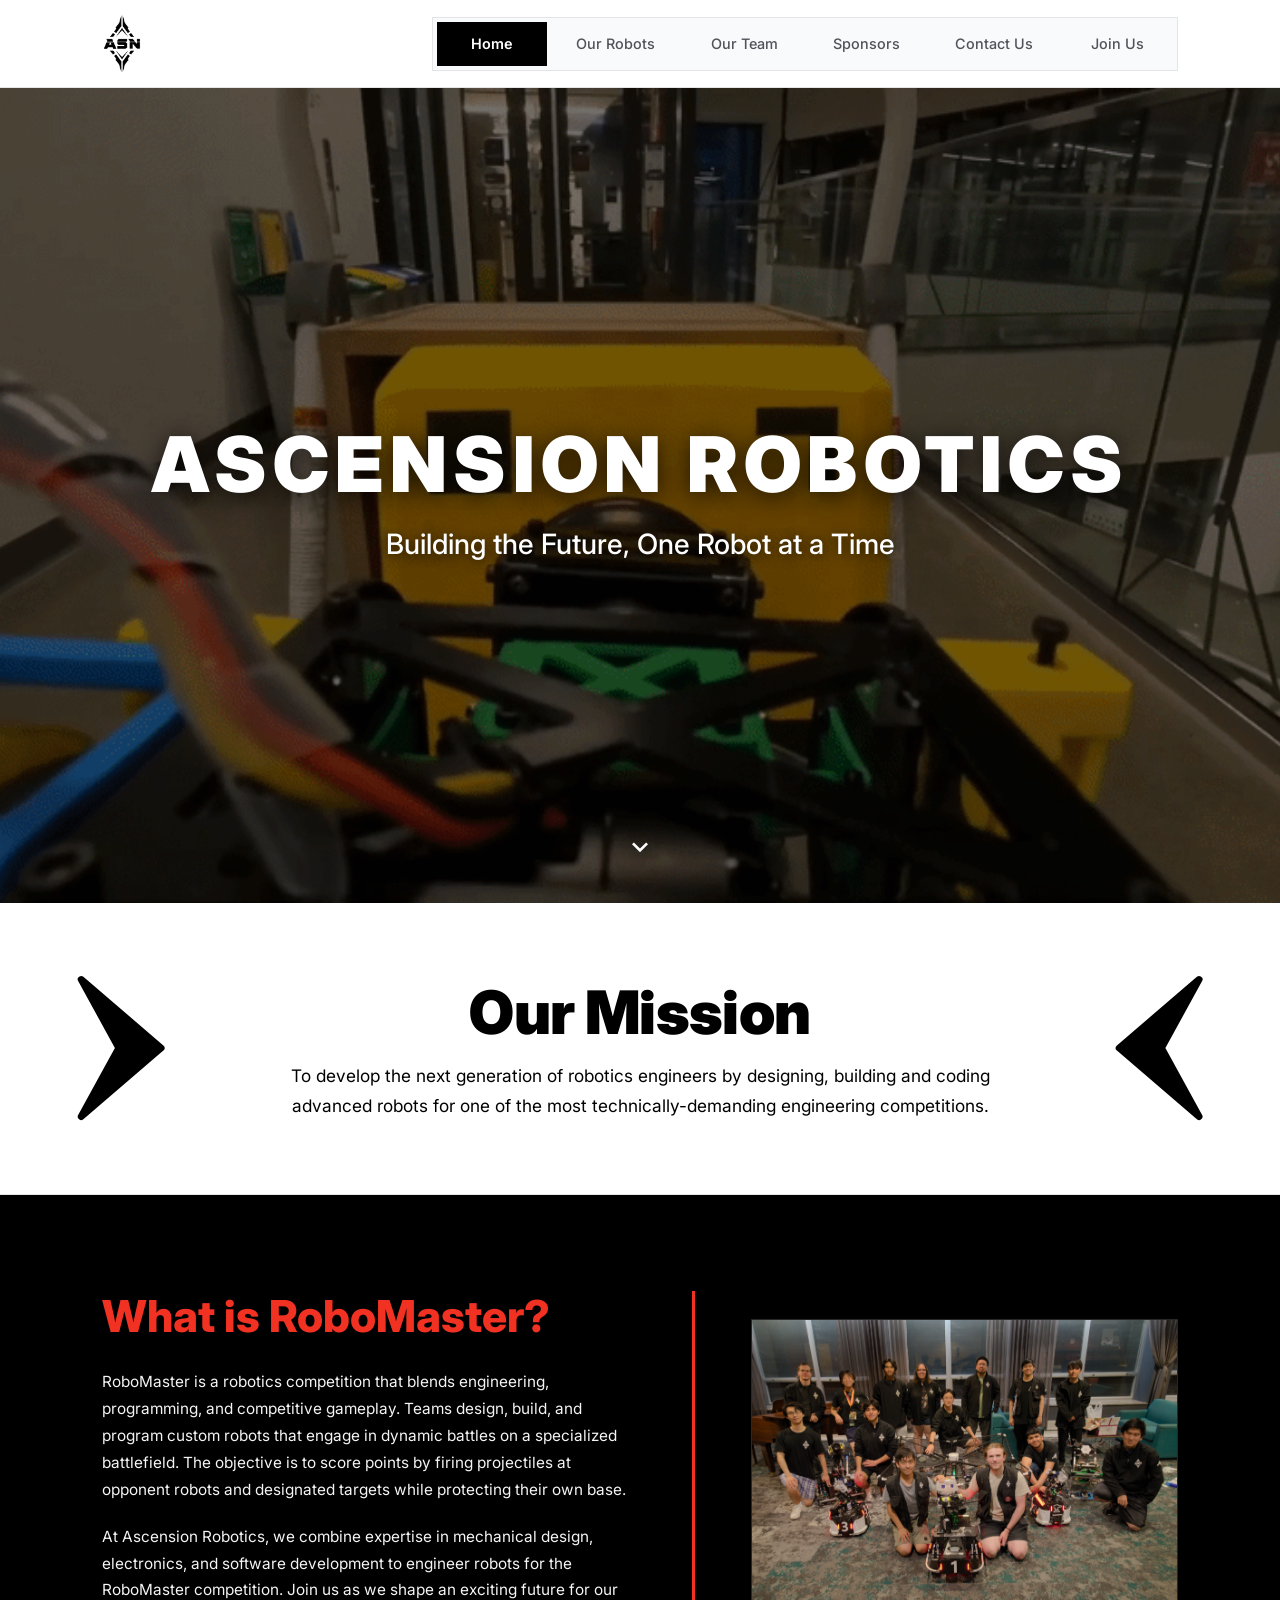
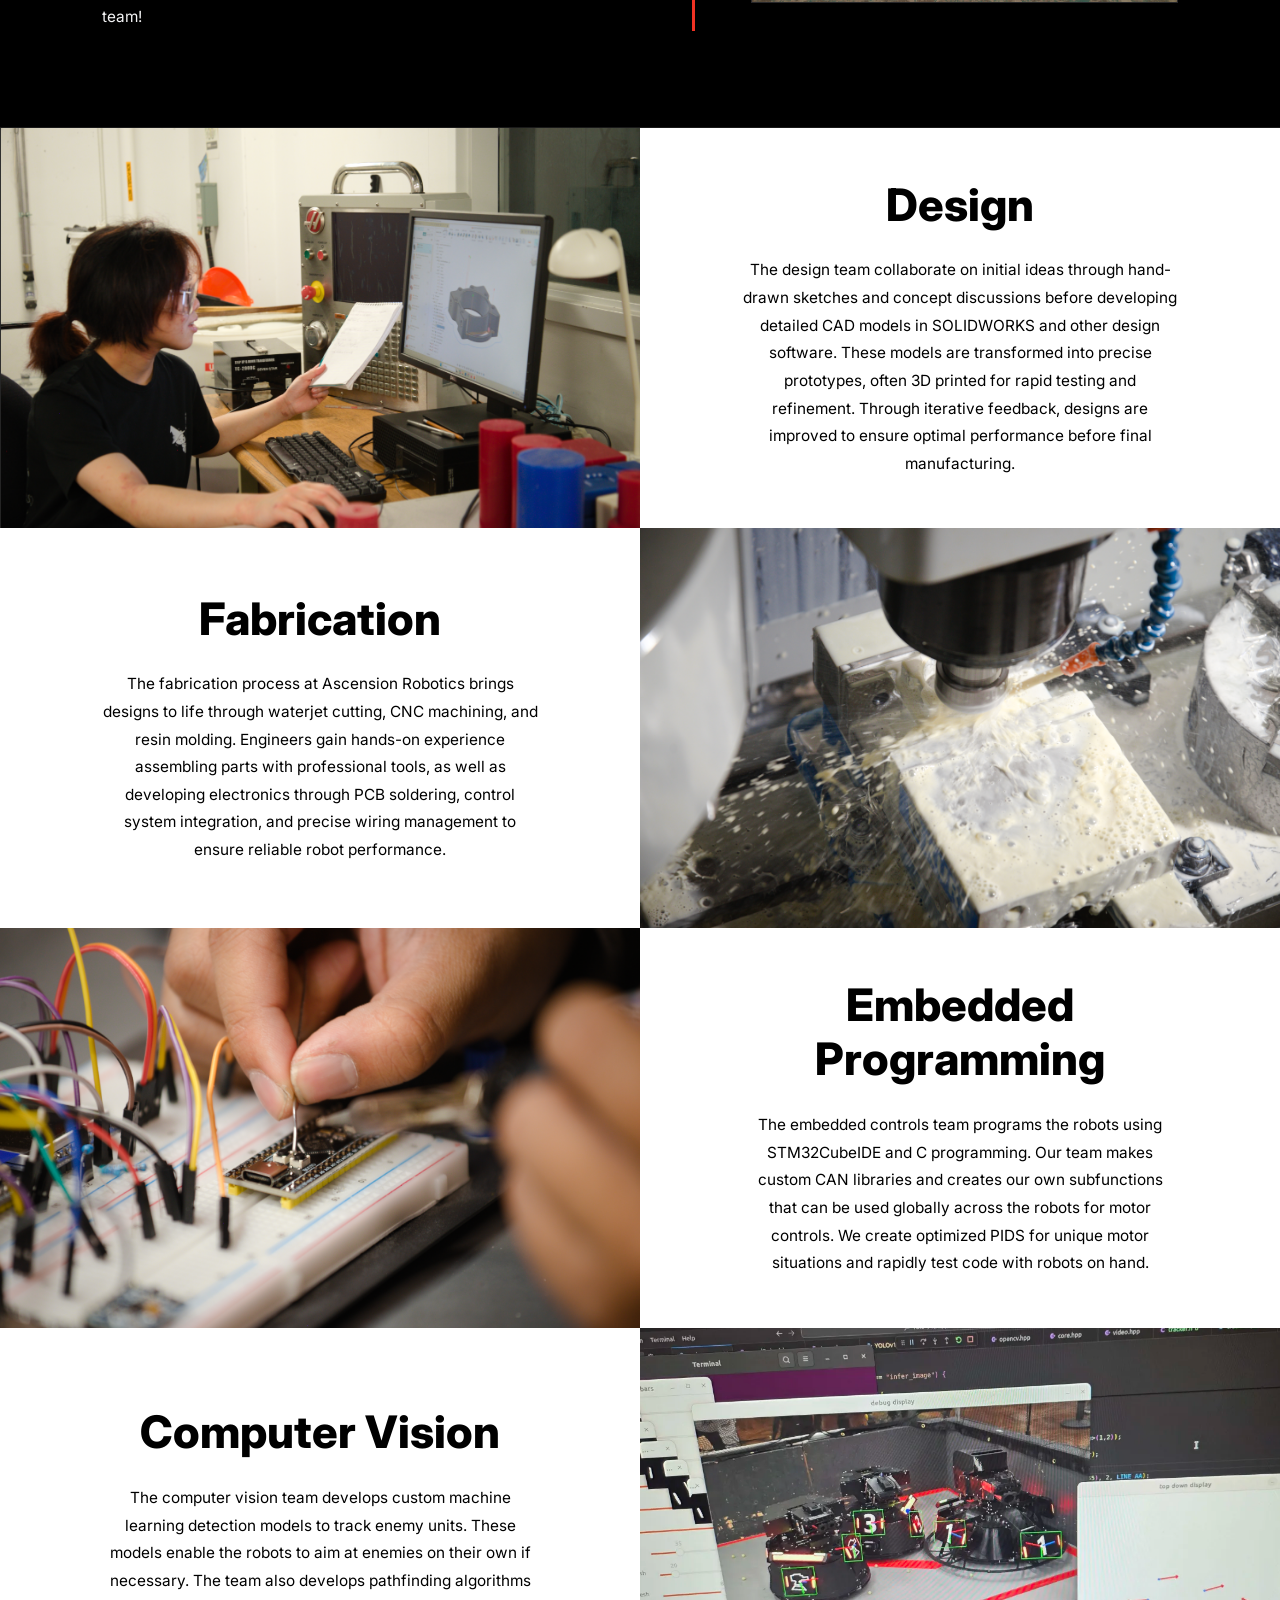
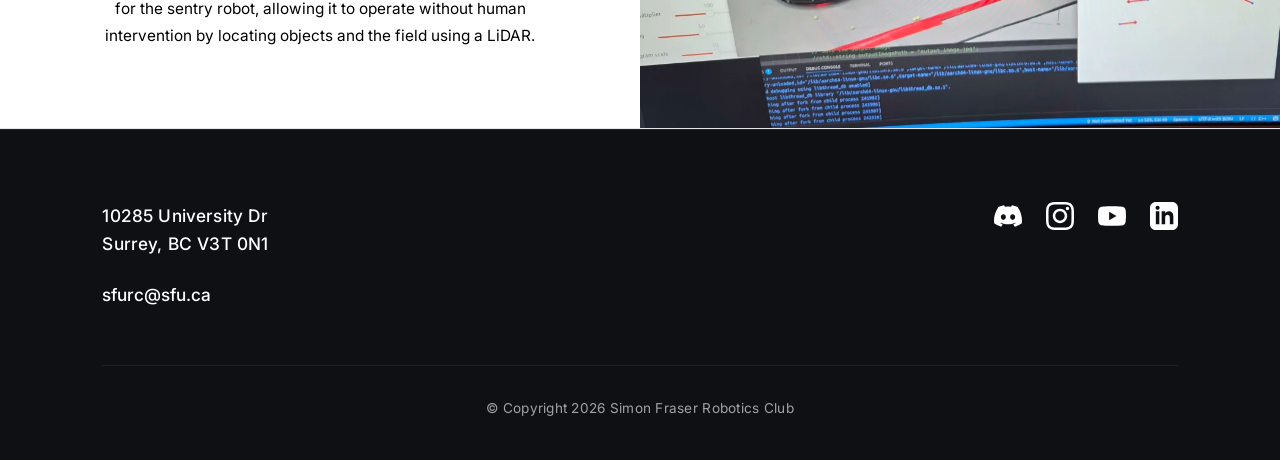
<file: index.html>
<!doctype html>
<html lang="en">
  <head>
    <meta charset="UTF-8" />
    <meta name="viewport" content="width=device-width, initial-scale=1.0" />
    <title>Home | SFU Ascension Robotics</title>
    <link rel="icon" type="image/png" href="images/asnWhiteLogo.png" />
    <link rel="stylesheet" href="style.css" />
    <link rel="preconnect" href="https://fonts.googleapis.com" />
    <link rel="preconnect" href="https://fonts.gstatic.com" crossorigin />
    <link
      href="https://fonts.googleapis.com/css2?family=Inter:wght@400;500;700;800;900&display=swap"
      rel="stylesheet"
    />
  </head>
  <body>
    <!-- Top Header & Brand -->
    <header class="top-nav">
      <a href="index.html" class="logo-container">
        <img src="images/asnBlackLogo.png" alt="ASN Logo" class="logo-img" />
      </a>
      <nav class="tabs-container">
        <a href="index.html" class="tab-btn active">Home</a>
        <a href="robots.html" class="tab-btn">Our Robots</a>
        <a href="team.html" class="tab-btn">Our Team</a>
        <a href="sponsors.html" class="tab-btn">Sponsors</a>
        <a href="contact.html" class="tab-btn">Contact Us</a>
        <a href="join.html" class="tab-btn">Join Us</a>
      </nav>
    </header>

    <main class="content-wrapper">
      <!-- 1. Giant GIF Hero Section -->
      <section class="hero-gif-container">
        <div class="hero-overlay"></div>
        <div class="hero-content">
          <h1 class="giant-hero-title">ASCENSION ROBOTICS</h1>
          <h2 class="giant-hero-subtitle">
            Building the Future, One Robot at a Time
          </h2>
        </div>

        <!-- Scroll Down Chevron Button -->
        <a
          href="#mission"
          class="hero-scroll-btn"
          aria-label="Scroll to mission section"
        >
          <svg
            viewBox="0 0 24 24"
            class="scroll-chevron-icon"
            aria-hidden="true"
          >
            <path d="M7.41 8.59L12 13.17l4.59-4.58L18 10l-6 6-6-6 1.41-1.41z" />
          </svg>
        </a>
      </section>

      <!-- 2. Our Mission Section with Flanking Arrowheads -->
      <section class="mission-section" id="mission">
        <!-- Left Arrowhead -->
        <svg
          class="mission-arrow mission-arrow-left"
          viewBox="0 0 100 140"
          aria-hidden="true"
        >
          <path d="M 15 10 L 85 70 L 15 130 L 48 70 Z" />
        </svg>

        <div class="mission-container">
          <h2 class="mission-title">Our Mission</h2>
          <p class="mission-desc">
            To develop the next generation of robotics engineers by designing,
            building and coding advanced robots for one of the most
            technically-demanding engineering competitions.
          </p>
        </div>

        <!-- Right Arrowhead -->
        <svg
          class="mission-arrow mission-arrow-right"
          viewBox="0 0 100 140"
          aria-hidden="true"
        >
          <path d="M 85 10 L 15 70 L 85 130 L 52 70 Z" />
        </svg>
      </section>

      <!-- 3. What is RoboMaster Section (Text Left, Image Right) -->
      <section class="robomaster-section">
        <div class="robomaster-container">
          <div class="robomaster-text">
            <h2 class="robomaster-title">What is RoboMaster?</h2>
            <p>
              RoboMaster is a robotics competition that blends engineering,
              programming, and competitive gameplay. Teams design, build, and
              program custom robots that engage in dynamic battles on a
              specialized battlefield. The objective is to score points by
              firing projectiles at opponent robots and designated targets while
              protecting their own base.
            </p>
            <p>
              At Ascension Robotics, we combine expertise in mechanical design,
              electronics, and software development to engineer robots for the
              RoboMaster competition. Join us as we shape an exciting future for
              our team!
            </p>
          </div>

          <div class="robomaster-divider"></div>

          <div class="robomaster-image-wrapper">
            <img
              src="images/compTeamPhoto.png"
              alt="SFU Ascension RoboMaster Team"
              class="robomaster-img"
            />
          </div>
        </div>
      </section>

      <!-- 4. Four-Layer 50/50 Alternating Showcase -->
      <section class="split-showcase-section">
        <!-- Layer 1: Image Left (50%), Text Right (50%) -->
        <div class="split-row">
          <div class="split-col split-image-col">
            <img
              src="images/technicalPhotos/design.png"
              alt="Ascension Team Education"
              class="split-img"
            />
          </div>
          <div class="split-col split-text-col">
            <div class="split-text-inner">
              <h2 class="split-title">Design</h2>
              <p class="split-desc">
                The design team collaborate on initial ideas through hand-drawn
                sketches and concept discussions before developing detailed CAD
                models in SOLIDWORKS and other design software. These models are
                transformed into precise prototypes, often 3D printed for rapid
                testing and refinement. Through iterative feedback, designs are
                improved to ensure optimal performance before final
                manufacturing.
              </p>
            </div>
          </div>
        </div>

        <!-- Layer 2: Text Left (50%), Image Right (50%) -->
        <div class="split-row reverse">
          <div class="split-col split-image-col">
            <img
              src="images/technicalPhotos/fabrication3.png"
              alt="Ascension Team Innovation"
              class="split-img"
            />
          </div>
          <div class="split-col split-text-col">
            <div class="split-text-inner">
              <h2 class="split-title">Fabrication</h2>
              <p class="split-desc">
                The fabrication process at Ascension Robotics brings designs to
                life through waterjet cutting, CNC machining, and resin molding.
                Engineers gain hands-on experience assembling parts with
                professional tools, as well as developing electronics through
                PCB soldering, control system integration, and precise wiring
                management to ensure reliable robot performance.
              </p>
            </div>
          </div>
        </div>

        <!-- Layer 3: Image Left (50%), Text Right (50%) -->
        <div class="split-row">
          <div class="split-col split-image-col">
            <img
              src="images/technicalPhotos/embedded.png"
              alt="Ascension Team Challenge"
              class="split-img"
            />
          </div>
          <div class="split-col split-text-col">
            <div class="split-text-inner">
              <h2 class="split-title">Embedded Programming</h2>
              <p class="split-desc">
                The embedded controls team programs the robots using
                STM32CubeIDE and C programming. Our team makes custom CAN
                libraries and creates our own subfunctions that can be used
                globally across the robots for motor controls. We create
                optimized PIDS for unique motor situations and rapidly test code
                with robots on hand.
              </p>
            </div>
          </div>
        </div>

        <!-- Layer 4: Text Left (50%), Image Right (50%) -->
        <div class="split-row reverse">
          <div class="split-col split-image-col">
            <img
              src="images/technicalPhotos/CV.png"
              alt="Ascension Team Ascend"
              class="split-img"
            />
          </div>
          <div class="split-col split-text-col">
            <div class="split-text-inner">
              <h2 class="split-title">Computer Vision</h2>
              <p class="split-desc">
                The computer vision team develops custom machine learning
                detection models to track enemy units. These models enable the
                robots to aim at enemies on their own if necessary. The team
                also develops pathfinding algorithms for the sentry robot,
                allowing it to operate without human intervention by locating
                objects and the field using a LiDAR.
              </p>
            </div>
          </div>
        </div>
      </section>
    </main>

    <!-- Site Footer -->
    <footer class="site-footer">
      <div class="footer-container">
        <!-- Left: Address & Email -->
        <div class="footer-info">
          <p class="footer-address">
            10285 University Dr<br />
            Surrey, BC V3T 0N1
          </p>
          <p class="footer-email">
            <a href="mailto:sfurc@sfu.ca">sfurc@sfu.ca</a>
          </p>
        </div>

        <!-- Right: Social Media Links -->
        <div class="footer-socials">
          <!-- Discord -->
          <a
            href="https://discord.com/invite/XsfVH5xZgH"
            target="_blank"
            rel="noopener noreferrer"
            class="social-icon"
            aria-label="Discord"
          >
            <svg viewBox="0 0 24 24" aria-hidden="true">
              <path
                d="M20.317 4.37a19.791 19.791 0 0 0-4.885-1.515.074.074 0 0 0-.079.037c-.21.375-.444.864-.608 1.25a18.27 18.27 0 0 0-5.487 0 12.64 12.64 0 0 0-.617-1.25.077.077 0 0 0-.079-.037A19.736 19.736 0 0 0 3.677 4.37a.07.07 0 0 0-.032.027C.533 9.046-.32 13.58.099 18.057a.082.082 0 0 0 .031.057 19.9 19.9 0 0 0 5.993 3.03.078.078 0 0 0 .084-.028c.462-.63.874-1.295 1.226-1.994.021-.041.001-.09-.041-.106a13.107 13.107 0 0 1-1.872-.892.077.077 0 0 1-.008-.128 10.2 10.2 0 0 0 .372-.292.074.074 0 0 1 .077-.01c3.929 1.793 8.18 1.793 12.061 0a.074.074 0 0 1 .078.01c.12.098.246.198.373.292a.077.077 0 0 1-.006.127 12.299 12.299 0 0 1-1.873.894.077.077 0 0 0-.041.107c.36.698.772 1.362 1.225 1.993a.076.076 0 0 0 .084.028 19.839 19.839 0 0 0 6.002-3.03.077.077 0 0 0 .032-.054c.5-5.177-.838-9.674-3.549-13.66a.061.061 0 0 0-.031-.028zM8.02 15.33c-1.183 0-2.157-1.085-2.157-2.419 0-1.333.956-2.419 2.157-2.419 1.21 0 2.176 1.096 2.157 2.42 0 1.333-.956 2.418-2.157 2.418zm7.975 0c-1.183 0-2.157-1.085-2.157-2.419 0-1.333.955-2.419 2.157-2.419 1.21 0 2.176 1.096 2.157 2.42 0 1.333-.946 2.418-2.157 2.418z"
              />
            </svg>
          </a>

          <!-- Instagram -->
          <a
            href="https://www.instagram.com/ascension_robotics/"
            target="_blank"
            rel="noopener noreferrer"
            class="social-icon"
            aria-label="Instagram"
          >
            <svg viewBox="0 0 24 24" aria-hidden="true">
              <path
                d="M12 2.163c3.204 0 3.584.012 4.85.07 3.252.148 4.771 1.691 4.919 4.919.058 1.265.069 1.645.069 4.849 0 3.205-.012 3.584-.069 4.849-.149 3.225-1.664 4.771-4.919 4.919-1.266.058-1.644.07-4.85.07-3.204 0-3.584-.012-4.849-.07-3.26-.149-4.771-1.699-4.919-4.92-.058-1.265-.07-1.644-.07-4.849 0-3.204.013-3.583.07-4.849.149-3.227 1.664-4.771 4.919-4.919 1.266-.057 1.645-.069 4.849-.069zm0-2.163c-3.259 0-3.667.014-4.947.072-4.358.2-6.78 2.618-6.98 6.98-.059 1.281-.073 1.689-.073 4.948 0 3.259.014 3.668.072 4.948.2 4.358 2.618 6.78 6.98 6.98 1.281.058 1.689.072 4.948.072 3.259 0 3.668-.014 4.948-.072 4.354-.2 6.782-2.618 6.979-6.98.059-1.28.073-1.689.073-4.948 0-3.259-.014-3.667-.072-4.947-.196-4.354-2.617-6.78-6.979-6.98-1.281-.059-1.69-.073-4.949-.073zm0 5.838c-3.403 0-6.162 2.759-6.162 6.162s2.759 6.163 6.162 6.163 6.162-2.759 6.162-6.163c0-3.403-2.759-6.162-6.162-6.162zm0 10.162c-2.209 0-4-1.79-4-4 0-2.209 1.791-4 4-4s4 1.791 4 4c0 2.21-1.791 4-4 4zm6.406-11.845c-.796 0-1.441.645-1.441 1.44s.645 1.44 1.441 1.44c.795 0 1.439-.645 1.439-1.44s-.644-1.44-1.439-1.44z"
              />
            </svg>
          </a>

          <!-- YouTube -->
          <a
            href="https://www.youtube.com/@ascension_robotics"
            target="_blank"
            rel="noopener noreferrer"
            class="social-icon"
            aria-label="YouTube"
          >
            <svg viewBox="0 0 24 24" aria-hidden="true">
              <path
                d="M23.498 6.186a3.016 3.016 0 0 0-2.122-2.136C19.505 3.545 12 3.545 12 3.545s-7.505 0-9.377.505A3.017 3.017 0 0 0 .502 6.186C0 8.07 0 12 0 12s0 3.93.502 5.814a3.016 3.016 0 0 0 2.122 2.136c1.871.505 9.376.505 9.376.505s7.505 0 9.377-.505a3.015 3.015 0 0 0 2.122-2.136C24 15.93 24 12 24 12s0-3.93-.502-5.814zM9.545 15.568V8.432L15.818 12l-6.273 3.568z"
              />
            </svg>
          </a>

          <!-- LinkedIn -->
          <a
            href="https://www.linkedin.com/company/ascension-robotics/posts/"
            target="_blank"
            rel="noopener noreferrer"
            class="social-icon"
            aria-label="LinkedIn"
          >
            <svg viewBox="0 0 24 24" aria-hidden="true">
              <path
                d="M19 0h-14c-2.761 0-5 2.239-5 5v14c0 2.761 2.239 5 5 5h14c2.762 0 5-2.239 5-5v-14c0-2.761-2.238-5-5-5zm-11 19h-3v-11h3v11zm-1.5-12.268c-.966 0-1.75-.79-1.75-1.764s.784-1.764 1.75-1.764 1.75.79 1.75 1.764-.783 1.764-1.75 1.764zm13.5 12.268h-3v-5.604c0-3.368-4-3.113-4 0v5.604h-3v-11h3v1.765c1.396-2.586 7-2.777 7 2.476v6.759z"
              />
            </svg>
          </a>
        </div>
      </div>

      <!-- Bottom: Copyright Notice -->
      <div class="footer-bottom">
        <p>&copy; Copyright 2026 Simon Fraser Robotics Club</p>
      </div>
    </footer>
  </body>
</html>
</file>
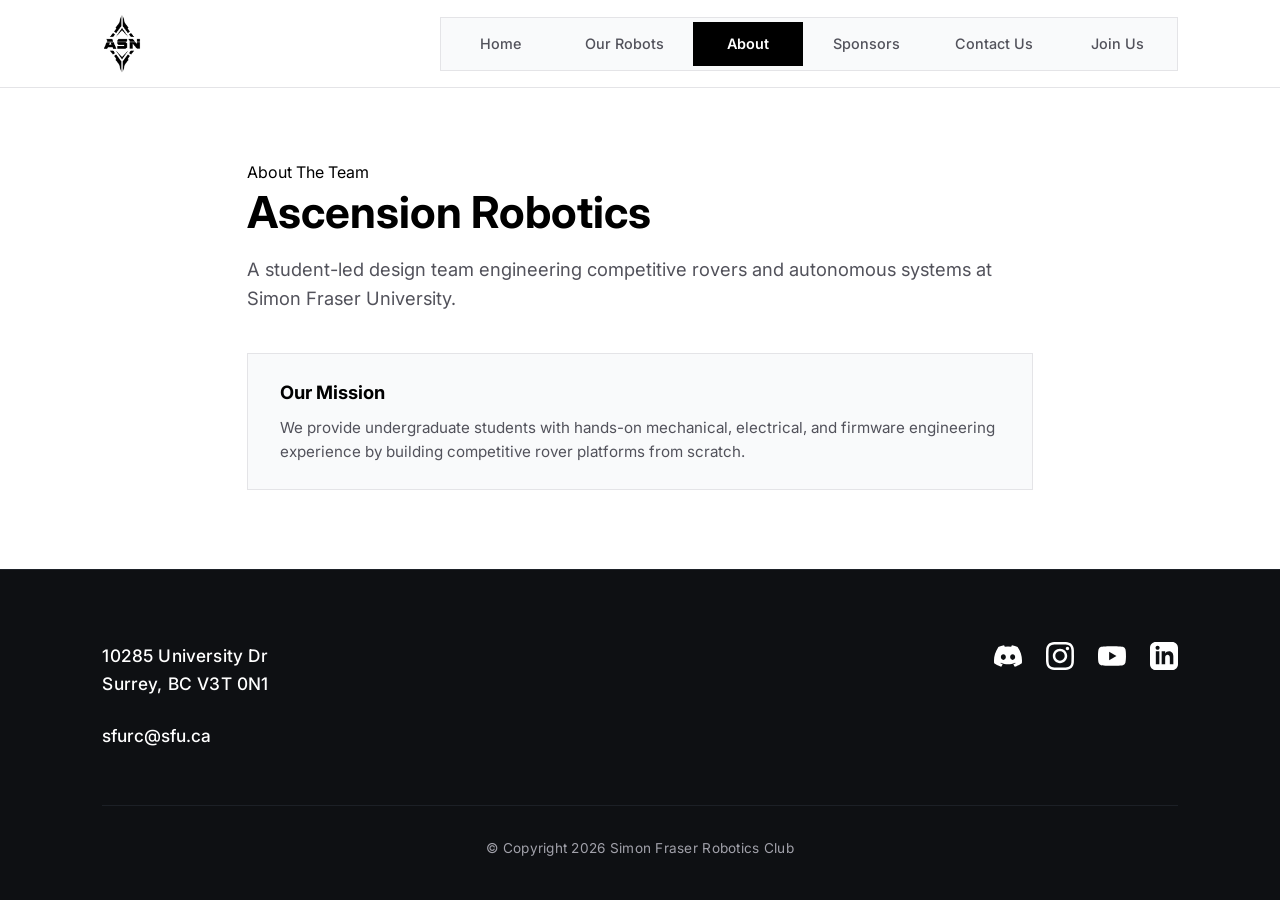
<file: about.html>
<!doctype html>
<html lang="en">
  <head>
    <meta charset="UTF-8" />
    <meta name="viewport" content="width=device-width, initial-scale=1.0" />
    <title>About | SFU Ascension</title>
    <link rel="stylesheet" href="style.css" />
    <link rel="preconnect" href="https://fonts.googleapis.com" />
    <link rel="preconnect" href="https://fonts.gstatic.com" crossorigin />
    <link
      href="https://fonts.googleapis.com/css2?family=Inter:wght@400;500;700;800;900&display=swap"
      rel="stylesheet"
    />
  </head>
  <body>
    <header class="top-nav">
      <a href="index.html" class="logo-container">
        <img src="images/asnBlackLogo.png" alt="ASN Logo" class="logo-img" />
      </a>
      <nav class="tabs-container">
        <a href="index.html" class="tab-btn">Home</a>
        <a href="robots.html" class="tab-btn">Our Robots</a>
        <a href="about.html" class="tab-btn active">About</a>
        <a href="sponsors.html" class="tab-btn">Sponsors</a>
        <a href="contact.html" class="tab-btn">Contact Us</a>
        <a href="join.html" class="tab-btn">Join Us</a>
      </nav>
    </header>

    <main class="content-wrapper">
      <div class="inner-container">
        <span class="badge">About The Team</span>
        <h1 class="page-title">Ascension Robotics</h1>
        <p class="lead">
          A student-led design team engineering competitive rovers and
          autonomous systems at Simon Fraser University.
        </p>

        <div class="info-box">
          <h3>Our Mission</h3>
          <p>
            We provide undergraduate students with hands-on mechanical,
            electrical, and firmware engineering experience by building
            competitive rover platforms from scratch.
          </p>
        </div>
      </div>
    </main>

    <!-- Site Footer -->
    <footer class="site-footer">
      <div class="footer-container">
        <!-- Left: Address & Email -->
        <div class="footer-info">
          <p class="footer-address">
            10285 University Dr<br />
            Surrey, BC V3T 0N1
          </p>
          <p class="footer-email">
            <a href="mailto:sfurc@sfu.ca">sfurc@sfu.ca</a>
          </p>
        </div>

        <!-- Right: Social Media Links -->
        <div class="footer-socials">
          <!-- Discord -->
          <a
            href="https://discord.com/invite/XsfVH5xZgH"
            target="_blank"
            rel="noopener noreferrer"
            class="social-icon"
            aria-label="Discord"
          >
            <svg viewBox="0 0 24 24" aria-hidden="true">
              <path
                d="M20.317 4.37a19.791 19.791 0 0 0-4.885-1.515.074.074 0 0 0-.079.037c-.21.375-.444.864-.608 1.25a18.27 18.27 0 0 0-5.487 0 12.64 12.64 0 0 0-.617-1.25.077.077 0 0 0-.079-.037A19.736 19.736 0 0 0 3.677 4.37a.07.07 0 0 0-.032.027C.533 9.046-.32 13.58.099 18.057a.082.082 0 0 0 .031.057 19.9 19.9 0 0 0 5.993 3.03.078.078 0 0 0 .084-.028c.462-.63.874-1.295 1.226-1.994.021-.041.001-.09-.041-.106a13.107 13.107 0 0 1-1.872-.892.077.077 0 0 1-.008-.128 10.2 10.2 0 0 0 .372-.292.074.074 0 0 1 .077-.01c3.929 1.793 8.18 1.793 12.061 0a.074.074 0 0 1 .078.01c.12.098.246.198.373.292a.077.077 0 0 1-.006.127 12.299 12.299 0 0 1-1.873.894.077.077 0 0 0-.041.107c.36.698.772 1.362 1.225 1.993a.076.076 0 0 0 .084.028 19.839 19.839 0 0 0 6.002-3.03.077.077 0 0 0 .032-.054c.5-5.177-.838-9.674-3.549-13.66a.061.061 0 0 0-.031-.028zM8.02 15.33c-1.183 0-2.157-1.085-2.157-2.419 0-1.333.956-2.419 2.157-2.419 1.21 0 2.176 1.096 2.157 2.42 0 1.333-.956 2.418-2.157 2.418zm7.975 0c-1.183 0-2.157-1.085-2.157-2.419 0-1.333.955-2.419 2.157-2.419 1.21 0 2.176 1.096 2.157 2.42 0 1.333-.946 2.418-2.157 2.418z"
              />
            </svg>
          </a>

          <!-- Instagram -->
          <a
            href="https://www.instagram.com/ascension_robotics/"
            target="_blank"
            rel="noopener noreferrer"
            class="social-icon"
            aria-label="Instagram"
          >
            <svg viewBox="0 0 24 24" aria-hidden="true">
              <path
                d="M12 2.163c3.204 0 3.584.012 4.85.07 3.252.148 4.771 1.691 4.919 4.919.058 1.265.069 1.645.069 4.849 0 3.205-.012 3.584-.069 4.849-.149 3.225-1.664 4.771-4.919 4.919-1.266.058-1.644.07-4.85.07-3.204 0-3.584-.012-4.849-.07-3.26-.149-4.771-1.699-4.919-4.92-.058-1.265-.07-1.644-.07-4.849 0-3.204.013-3.583.07-4.849.149-3.227 1.664-4.771 4.919-4.919 1.266-.057 1.645-.069 4.849-.069zm0-2.163c-3.259 0-3.667.014-4.947.072-4.358.2-6.78 2.618-6.98 6.98-.059 1.281-.073 1.689-.073 4.948 0 3.259.014 3.668.072 4.948.2 4.358 2.618 6.78 6.98 6.98 1.281.058 1.689.072 4.948.072 3.259 0 3.668-.014 4.948-.072 4.354-.2 6.782-2.618 6.979-6.98.059-1.28.073-1.689.073-4.948 0-3.259-.014-3.667-.072-4.947-.196-4.354-2.617-6.78-6.979-6.98-1.281-.059-1.69-.073-4.949-.073zm0 5.838c-3.403 0-6.162 2.759-6.162 6.162s2.759 6.163 6.162 6.163 6.162-2.759 6.162-6.163c0-3.403-2.759-6.162-6.162-6.162zm0 10.162c-2.209 0-4-1.79-4-4 0-2.209 1.791-4 4-4s4 1.791 4 4c0 2.21-1.791 4-4 4zm6.406-11.845c-.796 0-1.441.645-1.441 1.44s.645 1.44 1.441 1.44c.795 0 1.439-.645 1.439-1.44s-.644-1.44-1.439-1.44z"
              />
            </svg>
          </a>

          <!-- YouTube -->
          <a
            href="https://www.youtube.com/@ascension_robotics"
            target="_blank"
            rel="noopener noreferrer"
            class="social-icon"
            aria-label="YouTube"
          >
            <svg viewBox="0 0 24 24" aria-hidden="true">
              <path
                d="M23.498 6.186a3.016 3.016 0 0 0-2.122-2.136C19.505 3.545 12 3.545 12 3.545s-7.505 0-9.377.505A3.017 3.017 0 0 0 .502 6.186C0 8.07 0 12 0 12s0 3.93.502 5.814a3.016 3.016 0 0 0 2.122 2.136c1.871.505 9.376.505 9.376.505s7.505 0 9.377-.505a3.015 3.015 0 0 0 2.122-2.136C24 15.93 24 12 24 12s0-3.93-.502-5.814zM9.545 15.568V8.432L15.818 12l-6.273 3.568z"
              />
            </svg>
          </a>

          <!-- LinkedIn -->
          <a
            href="https://www.linkedin.com/company/ascension-robotics/posts/"
            target="_blank"
            rel="noopener noreferrer"
            class="social-icon"
            aria-label="LinkedIn"
          >
            <svg viewBox="0 0 24 24" aria-hidden="true">
              <path
                d="M19 0h-14c-2.761 0-5 2.239-5 5v14c0 2.761 2.239 5 5 5h14c2.762 0 5-2.239 5-5v-14c0-2.761-2.238-5-5-5zm-11 19h-3v-11h3v11zm-1.5-12.268c-.966 0-1.75-.79-1.75-1.764s.784-1.764 1.75-1.764 1.75.79 1.75 1.764-.783 1.764-1.75 1.764zm13.5 12.268h-3v-5.604c0-3.368-4-3.113-4 0v5.604h-3v-11h3v1.765c1.396-2.586 7-2.777 7 2.476v6.759z"
              />
            </svg>
          </a>
        </div>
      </div>

      <!-- Bottom: Copyright Notice -->
      <div class="footer-bottom">
        <p>&copy; Copyright 2026 Simon Fraser Robotics Club</p>
      </div>
    </footer>
  </body>
</html>
</file>
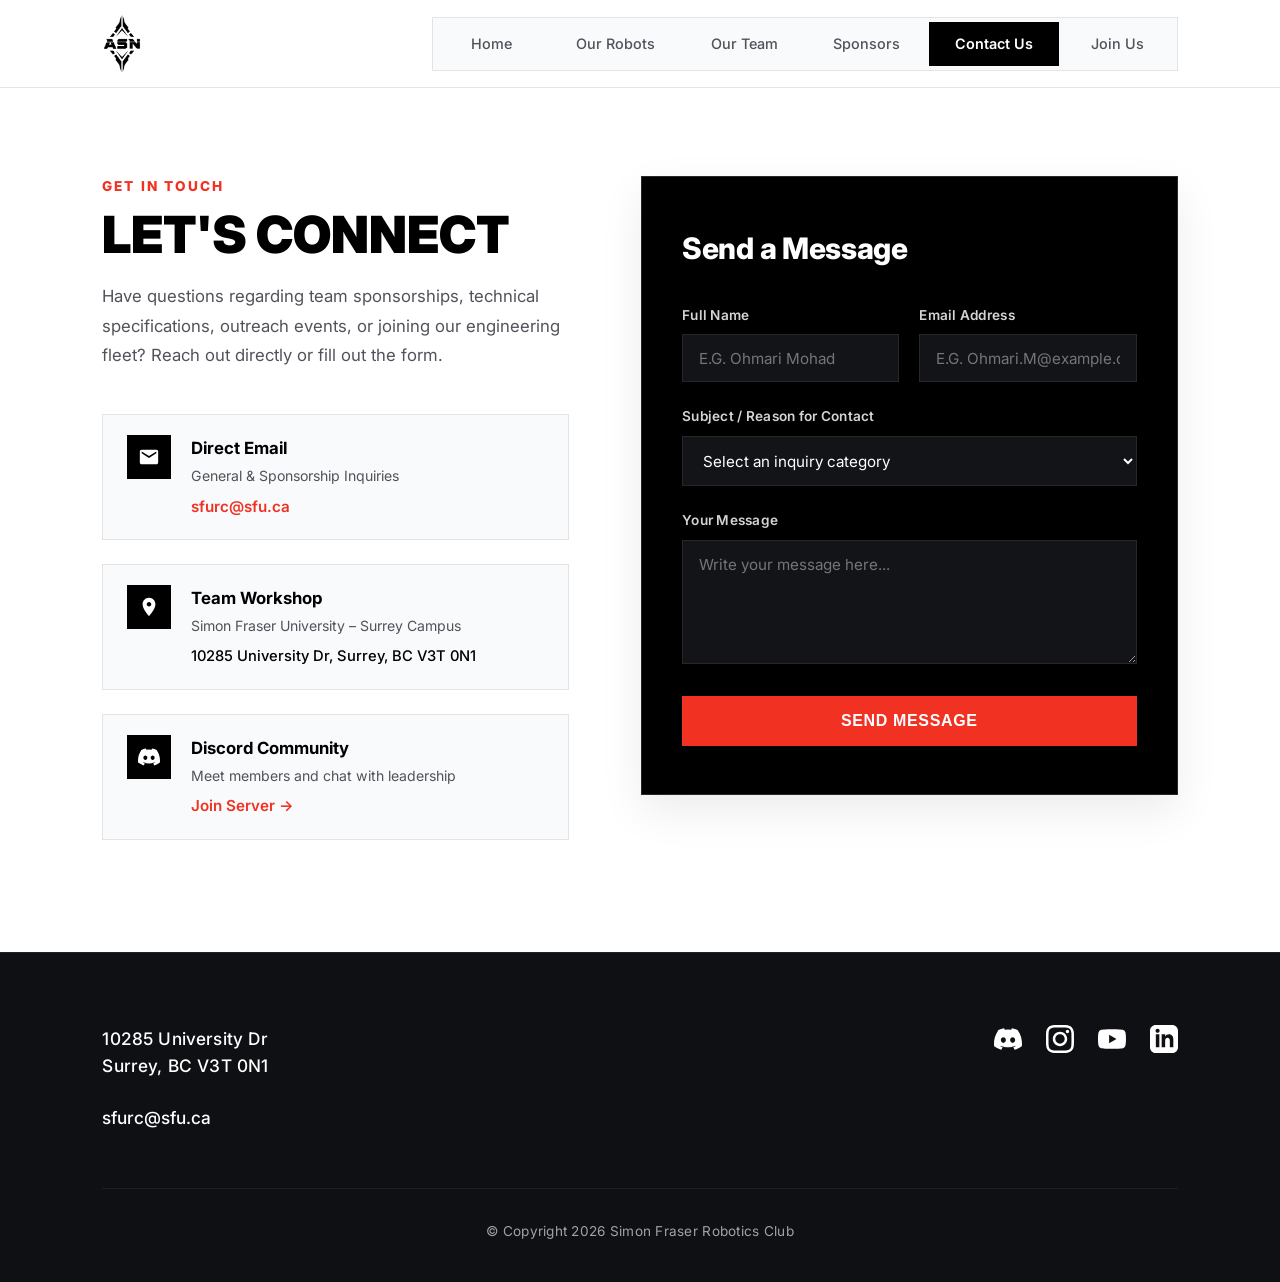
<file: contact.html>
<!doctype html>
<html lang="en">
  <head>
    <meta charset="UTF-8" />
    <meta name="viewport" content="width=device-width, initial-scale=1.0" />
    <title>Contact Us | SFU Ascension Robotics</title>
    <link rel="icon" type="image/png" href="images/asnWhiteLogo.png" />
    <link rel="stylesheet" href="style.css" />
    <link rel="preconnect" href="https://fonts.googleapis.com" />
    <link rel="preconnect" href="https://fonts.gstatic.com" crossorigin />
    <link
      href="https://fonts.googleapis.com/css2?family=Inter:wght@400;500;700;800;900&display=swap"
      rel="stylesheet"
    />
  </head>
  <body>
    <!-- Top Header & Navigation -->
    <header class="top-nav">
      <a href="index.html" class="logo-container">
        <img src="images/asnBlackLogo.png" alt="ASN Logo" class="logo-img" />
      </a>
      <nav class="tabs-container">
        <a href="index.html" class="tab-btn">Home</a>
        <a href="robots.html" class="tab-btn">Our Robots</a>
        <a href="team.html" class="tab-btn">Our Team</a>
        <a href="sponsors.html" class="tab-btn">Sponsors</a>
        <a href="contact.html" class="tab-btn active">Contact Us</a>
        <a href="join.html" class="tab-btn">Join Us</a>
      </nav>
    </header>

    <main class="content-wrapper">
      <section class="contact-section">
        <div class="contact-container">
          <!-- Left Column: Direct Info & Channels -->
          <div class="contact-info-col">
            <span class="contact-eyebrow">GET IN TOUCH</span>
            <h1 class="contact-main-title">LET'S CONNECT</h1>
            <p class="contact-intro">
              Have questions regarding team sponsorships, technical
              specifications, outreach events, or joining our engineering fleet?
              Reach out directly or fill out the form.
            </p>

            <div class="contact-cards-list">
              <!-- Email Card -->
              <div class="contact-channel-card">
                <div class="channel-icon-wrapper">
                  <svg
                    viewBox="0 0 24 24"
                    class="channel-icon"
                    aria-hidden="true"
                  >
                    <path
                      d="M20 4H4c-1.1 0-1.99.9-1.99 2L2 18c0 1.1.9 2 2 2h16c1.1 0 2-.9 2-2V6c0-1.1-.9-2-2-2zm0 4l-8 5-8-5V6l8 5 8-5v2z"
                    />
                  </svg>
                </div>
                <div class="channel-details">
                  <h3>Direct Email</h3>
                  <p>General & Sponsorship Inquiries</p>
                  <a href="mailto:sfurc@sfu.ca" class="channel-link"
                    >sfurc@sfu.ca</a
                  >
                </div>
              </div>

              <!-- Location Card -->
              <div class="contact-channel-card">
                <div class="channel-icon-wrapper">
                  <svg
                    viewBox="0 0 24 24"
                    class="channel-icon"
                    aria-hidden="true"
                  >
                    <path
                      d="M12 2C8.13 2 5 5.13 5 9c0 5.25 7 13 7 13s7-7.75 7-13c0-3.87-3.13-7-7-7zm0 9.5c-1.38 0-2.5-1.12-2.5-2.5s1.12-2.5 2.5-2.5 2.5 1.12 2.5 2.5-1.12 2.5-2.5 2.5z"
                    />
                  </svg>
                </div>
                <div class="channel-details">
                  <h3>Team Workshop</h3>
                  <p>Simon Fraser University – Surrey Campus</p>
                  <span class="channel-text"
                    >10285 University Dr, Surrey, BC V3T 0N1</span
                  >
                </div>
              </div>

              <!-- Discord / Community Card -->
              <div class="contact-channel-card">
                <div class="channel-icon-wrapper">
                  <svg
                    viewBox="0 0 24 24"
                    class="channel-icon"
                    aria-hidden="true"
                  >
                    <path
                      d="M20.317 4.37a19.791 19.791 0 0 0-4.885-1.515.074.074 0 0 0-.079.037c-.21.375-.444.864-.608 1.25a18.27 18.27 0 0 0-5.487 0 12.64 12.64 0 0 0-.617-1.25.077.077 0 0 0-.079-.037A19.736 19.736 0 0 0 3.677 4.37a.07.07 0 0 0-.032.027C.533 9.046-.32 13.58.099 18.057a.082.082 0 0 0 .031.057 19.9 19.9 0 0 0 5.993 3.03.078.078 0 0 0 .084-.028c.462-.63.874-1.295 1.226-1.994.021-.041.001-.09-.041-.106a13.107 13.107 0 0 1-1.872-.892.077.077 0 0 1-.008-.128 10.2 10.2 0 0 0 .372-.292.074.074 0 0 1 .077-.01c3.929 1.793 8.18 1.793 12.061 0a.074.074 0 0 1 .078.01c.12.098.246.198.373.292a.077.077 0 0 1-.006.127 12.299 12.299 0 0 1-1.873.894.077.077 0 0 0-.041.107c.36.698.772 1.362 1.225 1.993a.076.076 0 0 0 .084.028 19.839 19.839 0 0 0 6.002-3.03.077.077 0 0 0 .032-.054c.5-5.177-.838-9.674-3.549-13.66a.061.061 0 0 0-.031-.028zM8.02 15.33c-1.183 0-2.157-1.085-2.157-2.419 0-1.333.956-2.419 2.157-2.419 1.21 0 2.176 1.096 2.157 2.42 0 1.333-.956 2.418-2.157 2.418zm7.975 0c-1.183 0-2.157-1.085-2.157-2.419 0-1.333.955-2.419 2.157-2.419 1.21 0 2.176 1.096 2.157 2.42 0 1.333-.946 2.418-2.157 2.418z"
                    />
                  </svg>
                </div>
                <div class="channel-details">
                  <h3>Discord Community</h3>
                  <p>Meet members and chat with leadership</p>
                  <a
                    href="https://discord.com/invite/XsfVH5xZgH"
                    target="_blank"
                    rel="noopener noreferrer"
                    class="channel-link"
                    >Join Server &rarr;</a
                  >
                </div>
              </div>
            </div>
          </div>

          <!-- Right Column: Interactive Form Card -->
          <div class="contact-form-col">
            <div class="form-container-card">
              <h2 class="form-title">Send a Message</h2>
              <form id="contactForm" class="contact-form">
                <div class="form-group-row">
                  <div class="form-group">
                    <label for="fullName">Full Name</label>
                    <input
                      type="text"
                      id="fullName"
                      name="name"
                      placeholder="E.G. Ohmari Mohad"
                      required
                    />
                  </div>
                  <div class="form-group">
                    <label for="emailAddr">Email Address</label>
                    <input
                      type="email"
                      id="emailAddr"
                      name="email"
                      placeholder="E.G. Ohmari.M@example.com"
                      required
                    />
                  </div>
                </div>

                <div class="form-group">
                  <label for="inquiryType">Subject / Reason for Contact</label>
                  <select id="inquiryType" name="_subject" required>
                    <option value="" disabled selected>
                      Select an inquiry category
                    </option>
                    <option value="Sponsorship Inquiry">
                      Corporate Sponsorship & Partnerships
                    </option>
                    <option value="Media & Outreach">
                      Media, Press & Campus Outreach
                    </option>
                    <option value="Technical Collaboration">
                      Robotics & Technical Collaboration
                    </option>
                    <option value="General Inquiry">Other Inquiries</option>
                  </select>
                </div>

                <div class="form-group">
                  <label for="messageText">Your Message</label>
                  <textarea
                    id="messageText"
                    name="message"
                    rows="5"
                    placeholder="Write your message here..."
                    required
                  ></textarea>
                </div>

                <!-- Honeypot field to block automated spam bots silently -->
                <input type="checkbox" name="botcheck" style="display: none" />

                <button type="submit" id="submitBtn" class="submit-btn">
                  Send Message
                </button>

                <!-- Submission Feedback Container -->
                <p
                  id="formStatus"
                  class="form-status"
                  style="display: none"
                ></p>
              </form>
            </div>
          </div>
        </div>
      </section>
    </main>

    <!-- Site Footer -->
    <footer class="site-footer">
      <div class="footer-container">
        <!-- Left: Address & Email -->
        <div class="footer-info">
          <p class="footer-address">
            10285 University Dr<br />
            Surrey, BC V3T 0N1
          </p>
          <p class="footer-email">
            <a href="mailto:sfurc@sfu.ca">sfurc@sfu.ca</a>
          </p>
        </div>

        <!-- Right: Social Media Links -->
        <div class="footer-socials">
          <a
            href="https://discord.com/invite/XsfVH5xZgH"
            target="_blank"
            rel="noopener noreferrer"
            class="social-icon"
            aria-label="Discord"
          >
            <svg viewBox="0 0 24 24" aria-hidden="true">
              <path
                d="M20.317 4.37a19.791 19.791 0 0 0-4.885-1.515.074.074 0 0 0-.079.037c-.21.375-.444.864-.608 1.25a18.27 18.27 0 0 0-5.487 0 12.64 12.64 0 0 0-.617-1.25.077.077 0 0 0-.079-.037A19.736 19.736 0 0 0 3.677 4.37a.07.07 0 0 0-.032.027C.533 9.046-.32 13.58.099 18.057a.082.082 0 0 0 .031.057 19.9 19.9 0 0 0 5.993 3.03.078.078 0 0 0 .084-.028c.462-.63.874-1.295 1.226-1.994.021-.041.001-.09-.041-.106a13.107 13.107 0 0 1-1.872-.892.077.077 0 0 1-.008-.128 10.2 10.2 0 0 0 .372-.292.074.074 0 0 1 .077-.01c3.929 1.793 8.18 1.793 12.061 0a.074.074 0 0 1 .078.01c.12.098.246.198.373.292a.077.077 0 0 1-.006.127 12.299 12.299 0 0 1-1.873.894.077.077 0 0 0-.041.107c.36.698.772 1.362 1.225 1.993a.076.076 0 0 0 .084.028 19.839 19.839 0 0 0 6.002-3.03.077.077 0 0 0 .032-.054c.5-5.177-.838-9.674-3.549-13.66a.061.061 0 0 0-.031-.028zM8.02 15.33c-1.183 0-2.157-1.085-2.157-2.419 0-1.333.956-2.419 2.157-2.419 1.21 0 2.176 1.096 2.157 2.42 0 1.333-.956 2.418-2.157 2.418zm7.975 0c-1.183 0-2.157-1.085-2.157-2.419 0-1.333.955-2.419 2.157-2.419 1.21 0 2.176 1.096 2.157 2.42 0 1.333-.946 2.418-2.157 2.418z"
              />
            </svg>
          </a>

          <a
            href="https://www.instagram.com/ascension_robotics/"
            target="_blank"
            rel="noopener noreferrer"
            class="social-icon"
            aria-label="Instagram"
          >
            <svg viewBox="0 0 24 24" aria-hidden="true">
              <path
                d="M12 2.163c3.204 0 3.584.012 4.85.07 3.252.148 4.771 1.691 4.919 4.919.058 1.265.069 1.645.069 4.849 0 3.205-.012 3.584-.069 4.849-.149 3.225-1.664 4.771-4.919 4.919-1.266.058-1.644.07-4.85.07-3.204 0-3.584-.012-4.849-.07-3.26-.149-4.771-1.699-4.919-4.92-.058-1.265-.07-1.644-.07-4.849 0-3.204.013-3.583.07-4.849.149-3.227 1.664-4.771 4.919-4.919 1.266-.057 1.645-.069 4.849-.069zm0-2.163c-3.259 0-3.667.014-4.947.072-4.358.2-6.78 2.618-6.98 6.98-.059 1.281-.073 1.689-.073 4.948 0 3.259.014 3.668.072 4.948.2 4.358 2.618 6.78 6.98 6.98 1.281.058 1.689.072 4.948.072 3.259 0 3.668-.014 4.948-.072 4.354-.2 6.782-2.618 6.979-6.98.059-1.28.073-1.689.073-4.948 0-3.259-.014-3.667-.072-4.947-.196-4.354-2.617-6.78-6.979-6.98-1.281-.059-1.69-.073-4.949-.073zm0 5.838c-3.403 0-6.162 2.759-6.162 6.162s2.759 6.163 6.162 6.163 6.162-2.759 6.162-6.163c0-3.403-2.759-6.162-6.162-6.162zm0 10.162c-2.209 0-4-1.79-4-4 0-2.209 1.791-4 4-4s4 1.791 4 4c0 2.21-1.791 4-4 4zm6.406-11.845c-.796 0-1.441.645-1.441 1.44s.645 1.44 1.441 1.44c.795 0 1.439-.645 1.439-1.44s-.644-1.44-1.439-1.44z"
              />
            </svg>
          </a>

          <a
            href="https://www.youtube.com/@ascension_robotics"
            target="_blank"
            rel="noopener noreferrer"
            class="social-icon"
            aria-label="YouTube"
          >
            <svg viewBox="0 0 24 24" aria-hidden="true">
              <path
                d="M23.498 6.186a3.016 3.016 0 0 0-2.122-2.136C19.505 3.545 12 3.545 12 3.545s-7.505 0-9.377.505A3.017 3.017 0 0 0 .502 6.186C0 8.07 0 12 0 12s0 3.93.502 5.814a3.016 3.016 0 0 0 2.122 2.136c1.871.505 9.376.505 9.376.505s7.505 0 9.377-.505a3.015 3.015 0 0 0 2.122-2.136C24 15.93 24 12 24 12s0-3.93-.502-5.814zM9.545 15.568V8.432L15.818 12l-6.273 3.568z"
              />
            </svg>
          </a>

          <a
            href="https://www.linkedin.com/company/ascension-robotics/posts/"
            target="_blank"
            rel="noopener noreferrer"
            class="social-icon"
            aria-label="LinkedIn"
          >
            <svg viewBox="0 0 24 24" aria-hidden="true">
              <path
                d="M19 0h-14c-2.761 0-5 2.239-5 5v14c0 2.761 2.239 5 5 5h14c2.762 0 5-2.239 5-5v-14c0-2.761-2.238-5-5-5zm-11 19h-3v-11h3v11zm-1.5-12.268c-.966 0-1.75-.79-1.75-1.764s.784-1.764 1.75-1.764 1.75.79 1.75 1.764-.783 1.764-1.75 1.764zm13.5 12.268h-3v-5.604c0-3.368-4-3.113-4 0v5.604h-3v-11h3v1.765c1.396-2.586 7-2.777 7 2.476v6.759z"
              />
            </svg>
          </a>
        </div>
      </div>

      <div class="footer-bottom">
        <p>&copy; Copyright 2026 Simon Fraser Robotics Club</p>
      </div>
    </footer>
    <script>
      const form = document.getElementById("contactForm");
      const submitBtn = document.getElementById("submitBtn");
      const statusMsg = document.getElementById("formStatus");

      form.addEventListener("submit", async function (e) {
        e.preventDefault();

        submitBtn.disabled = true;
        submitBtn.textContent = "Sending...";
        statusMsg.style.display = "none";

        const formData = new FormData(form);

        // Replace with your free Web3Forms access key
        formData.append("access_key", "9846c4f6-4292-4341-9091-70bad2dc77aa");
        formData.append("subject", "New Contact Inquiry - SFU Ascension");

        try {
          const response = await fetch("https://api.web3forms.com/submit", {
            method: "POST",
            body: formData,
          });

          const result = await response.json();

          if (response.ok && result.success) {
            statusMsg.textContent =
              "Thank you! Your message has been sent successfully.";
            statusMsg.className = "form-status success";
            statusMsg.style.display = "block";
            form.reset();
          } else {
            throw new Error(result.message || "Submission failed.");
          }
        } catch (error) {
          statusMsg.textContent =
            "Something went wrong. Please email us directly at sfurc@sfu.ca.";
          statusMsg.className = "form-status error";
          statusMsg.style.display = "block";
        } finally {
          submitBtn.disabled = false;
          submitBtn.textContent = "Send Message";
        }
      });
    </script>
  </body>
</html>
</file>
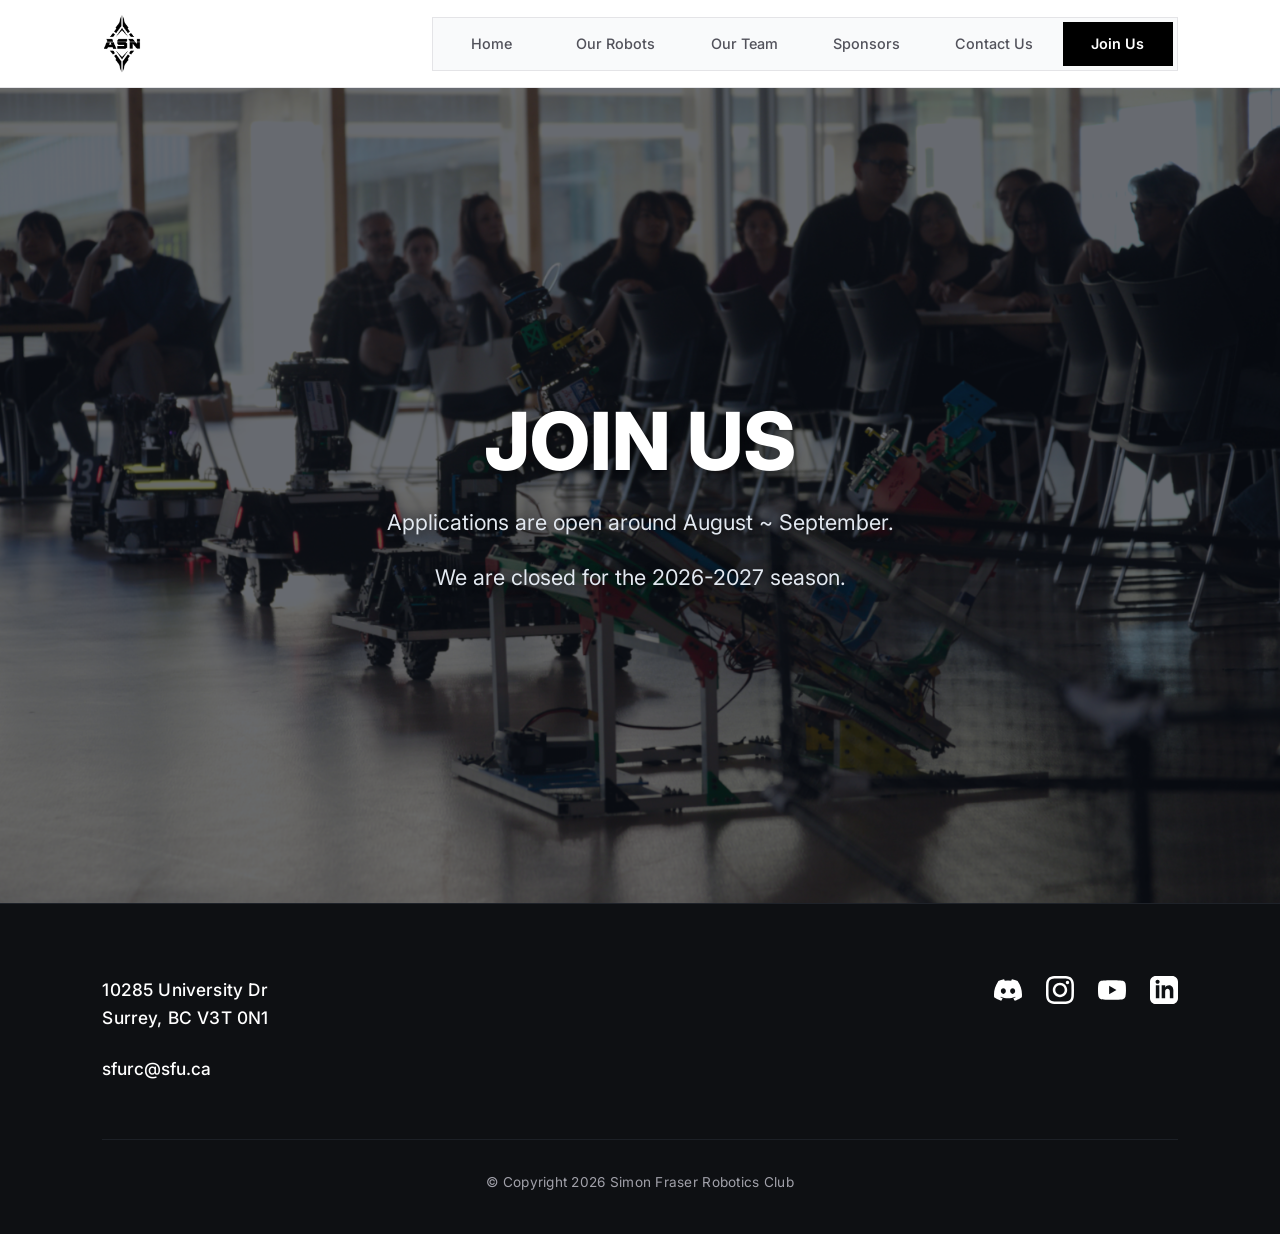
<file: join.html>
<!doctype html>
<html lang="en">
  <head>
    <meta charset="UTF-8" />
    <meta name="viewport" content="width=device-width, initial-scale=1.0" />
    <title>Join Us | SFU Ascension Robotics</title>
    <link rel="icon" type="image/png" href="images/asnWhiteLogo.png" />
    <link rel="stylesheet" href="style.css" />
    <link rel="preconnect" href="https://fonts.googleapis.com" />
    <link rel="preconnect" href="https://fonts.gstatic.com" crossorigin />
    <link
      href="https://fonts.googleapis.com/css2?family=Inter:wght@400;500;700;800;900&display=swap"
      rel="stylesheet"
    />
  </head>
  <body>
    <!-- Top Header & Brand -->
    <header class="top-nav">
      <a href="index.html" class="logo-container">
        <img src="images/asnBlackLogo.png" alt="ASN Logo" class="logo-img" />
      </a>
      <nav class="tabs-container">
        <a href="index.html" class="tab-btn">Home</a>
        <a href="robots.html" class="tab-btn">Our Robots</a>
        <a href="team.html" class="tab-btn">Our Team</a>
        <a href="sponsors.html" class="tab-btn">Sponsors</a>
        <a href="contact.html" class="tab-btn">Contact Us</a>
        <a href="join.html" class="tab-btn active">Join Us</a>
      </nav>
    </header>

    <main class="content-wrapper">
      <!-- Big Image Background Hero -->
      <section class="join-hero-section">
        <div class="join-hero-overlay"></div>
        <div class="join-hero-content">
          <h1 class="join-hero-title">JOIN US</h1>
          <p class="join-hero-subtitle">
            Applications are open around August ~ September.
          </p>
          <p class="join-hero-subtitle">
            We are closed for the 2026-2027 season.
          </p>
          <!-- Replace '#' with your actual Google Form or application link -->
          <!--<a
            href="#"
            target="_blank"
            rel="noopener noreferrer"
            class="btn-apply"
            >Apply now</a
          >-->
        </div>
      </section>
    </main>

    <!-- Site Footer -->
    <footer class="site-footer">
      <div class="footer-container">
        <!-- Left: Address & Email -->
        <div class="footer-info">
          <p class="footer-address">
            10285 University Dr<br />
            Surrey, BC V3T 0N1
          </p>
          <p class="footer-email">
            <a href="mailto:sfurc@sfu.ca">sfurc@sfu.ca</a>
          </p>
        </div>

        <!-- Right: Social Media Links -->
        <div class="footer-socials">
          <!-- Discord -->
          <a
            href="https://discord.com/invite/XsfVH5xZgH"
            target="_blank"
            rel="noopener noreferrer"
            class="social-icon"
            aria-label="Discord"
          >
            <svg viewBox="0 0 24 24" aria-hidden="true">
              <path
                d="M20.317 4.37a19.791 19.791 0 0 0-4.885-1.515.074.074 0 0 0-.079.037c-.21.375-.444.864-.608 1.25a18.27 18.27 0 0 0-5.487 0 12.64 12.64 0 0 0-.617-1.25.077.077 0 0 0-.079-.037A19.736 19.736 0 0 0 3.677 4.37a.07.07 0 0 0-.032.027C.533 9.046-.32 13.58.099 18.057a.082.082 0 0 0 .031.057 19.9 19.9 0 0 0 5.993 3.03.078.078 0 0 0 .084-.028c.462-.63.874-1.295 1.226-1.994.021-.041.001-.09-.041-.106a13.107 13.107 0 0 1-1.872-.892.077.077 0 0 1-.008-.128 10.2 10.2 0 0 0 .372-.292.074.074 0 0 1 .077-.01c3.929 1.793 8.18 1.793 12.061 0a.074.074 0 0 1 .078.01c.12.098.246.198.373.292a.077.077 0 0 1-.006.127 12.299 12.299 0 0 1-1.873.894.077.077 0 0 0-.041.107c.36.698.772 1.362 1.225 1.993a.076.076 0 0 0 .084.028 19.839 19.839 0 0 0 6.002-3.03.077.077 0 0 0 .032-.054c.5-5.177-.838-9.674-3.549-13.66a.061.061 0 0 0-.031-.028zM8.02 15.33c-1.183 0-2.157-1.085-2.157-2.419 0-1.333.956-2.419 2.157-2.419 1.21 0 2.176 1.096 2.157 2.42 0 1.333-.956 2.418-2.157 2.418zm7.975 0c-1.183 0-2.157-1.085-2.157-2.419 0-1.333.955-2.419 2.157-2.419 1.21 0 2.176 1.096 2.157 2.42 0 1.333-.946 2.418-2.157 2.418z"
              />
            </svg>
          </a>

          <!-- Instagram -->
          <a
            href="https://www.instagram.com/ascension_robotics/"
            target="_blank"
            rel="noopener noreferrer"
            class="social-icon"
            aria-label="Instagram"
          >
            <svg viewBox="0 0 24 24" aria-hidden="true">
              <path
                d="M12 2.163c3.204 0 3.584.012 4.85.07 3.252.148 4.771 1.691 4.919 4.919.058 1.265.069 1.645.069 4.849 0 3.205-.012 3.584-.069 4.849-.149 3.225-1.664 4.771-4.919 4.919-1.266.058-1.644.07-4.85.07-3.204 0-3.584-.012-4.849-.07-3.26-.149-4.771-1.699-4.919-4.92-.058-1.265-.07-1.644-.07-4.849 0-3.204.013-3.583.07-4.849.149-3.227 1.664-4.771 4.919-4.919 1.266-.057 1.645-.069 4.849-.069zm0-2.163c-3.259 0-3.667.014-4.947.072-4.358.2-6.78 2.618-6.98 6.98-.059 1.281-.073 1.689-.073 4.948 0 3.259.014 3.668.072 4.948.2 4.358 2.618 6.78 6.98 6.98 1.281.058 1.689.072 4.948.072 3.259 0 3.668-.014 4.948-.072 4.354-.2 6.782-2.618 6.979-6.98.059-1.28.073-1.689.073-4.948 0-3.259-.014-3.667-.072-4.947-.196-4.354-2.617-6.78-6.979-6.98-1.281-.059-1.69-.073-4.949-.073zm0 5.838c-3.403 0-6.162 2.759-6.162 6.162s2.759 6.163 6.162 6.163 6.162-2.759 6.162-6.163c0-3.403-2.759-6.162-6.162-6.162zm0 10.162c-2.209 0-4-1.79-4-4 0-2.209 1.791-4 4-4s4 1.791 4 4c0 2.21-1.791 4-4 4zm6.406-11.845c-.796 0-1.441.645-1.441 1.44s.645 1.44 1.441 1.44c.795 0 1.439-.645 1.439-1.44s-.644-1.44-1.439-1.44z"
              />
            </svg>
          </a>

          <!-- YouTube -->
          <a
            href="https://www.youtube.com/@ascension_robotics"
            target="_blank"
            rel="noopener noreferrer"
            class="social-icon"
            aria-label="YouTube"
          >
            <svg viewBox="0 0 24 24" aria-hidden="true">
              <path
                d="M23.498 6.186a3.016 3.016 0 0 0-2.122-2.136C19.505 3.545 12 3.545 12 3.545s-7.505 0-9.377.505A3.017 3.017 0 0 0 .502 6.186C0 8.07 0 12 0 12s0 3.93.502 5.814a3.016 3.016 0 0 0 2.122 2.136c1.871.505 9.376.505 9.376.505s7.505 0 9.377-.505a3.015 3.015 0 0 0 2.122-2.136C24 15.93 24 12 24 12s0-3.93-.502-5.814zM9.545 15.568V8.432L15.818 12l-6.273 3.568z"
              />
            </svg>
          </a>

          <!-- LinkedIn -->
          <a
            href="https://www.linkedin.com/company/ascension-robotics/posts/"
            target="_blank"
            rel="noopener noreferrer"
            class="social-icon"
            aria-label="LinkedIn"
          >
            <svg viewBox="0 0 24 24" aria-hidden="true">
              <path
                d="M19 0h-14c-2.761 0-5 2.239-5 5v14c0 2.761 2.239 5 5 5h14c2.762 0 5-2.239 5-5v-14c0-2.761-2.238-5-5-5zm-11 19h-3v-11h3v11zm-1.5-12.268c-.966 0-1.75-.79-1.75-1.764s.784-1.764 1.75-1.764 1.75.79 1.75 1.764-.783 1.764-1.75 1.764zm13.5 12.268h-3v-5.604c0-3.368-4-3.113-4 0v5.604h-3v-11h3v1.765c1.396-2.586 7-2.777 7 2.476v6.759z"
              />
            </svg>
          </a>
        </div>
      </div>

      <!-- Bottom: Copyright Notice -->
      <div class="footer-bottom">
        <p>&copy; Copyright 2026 Simon Fraser Robotics Club</p>
      </div>
    </footer>
  </body>
</html>
</file>
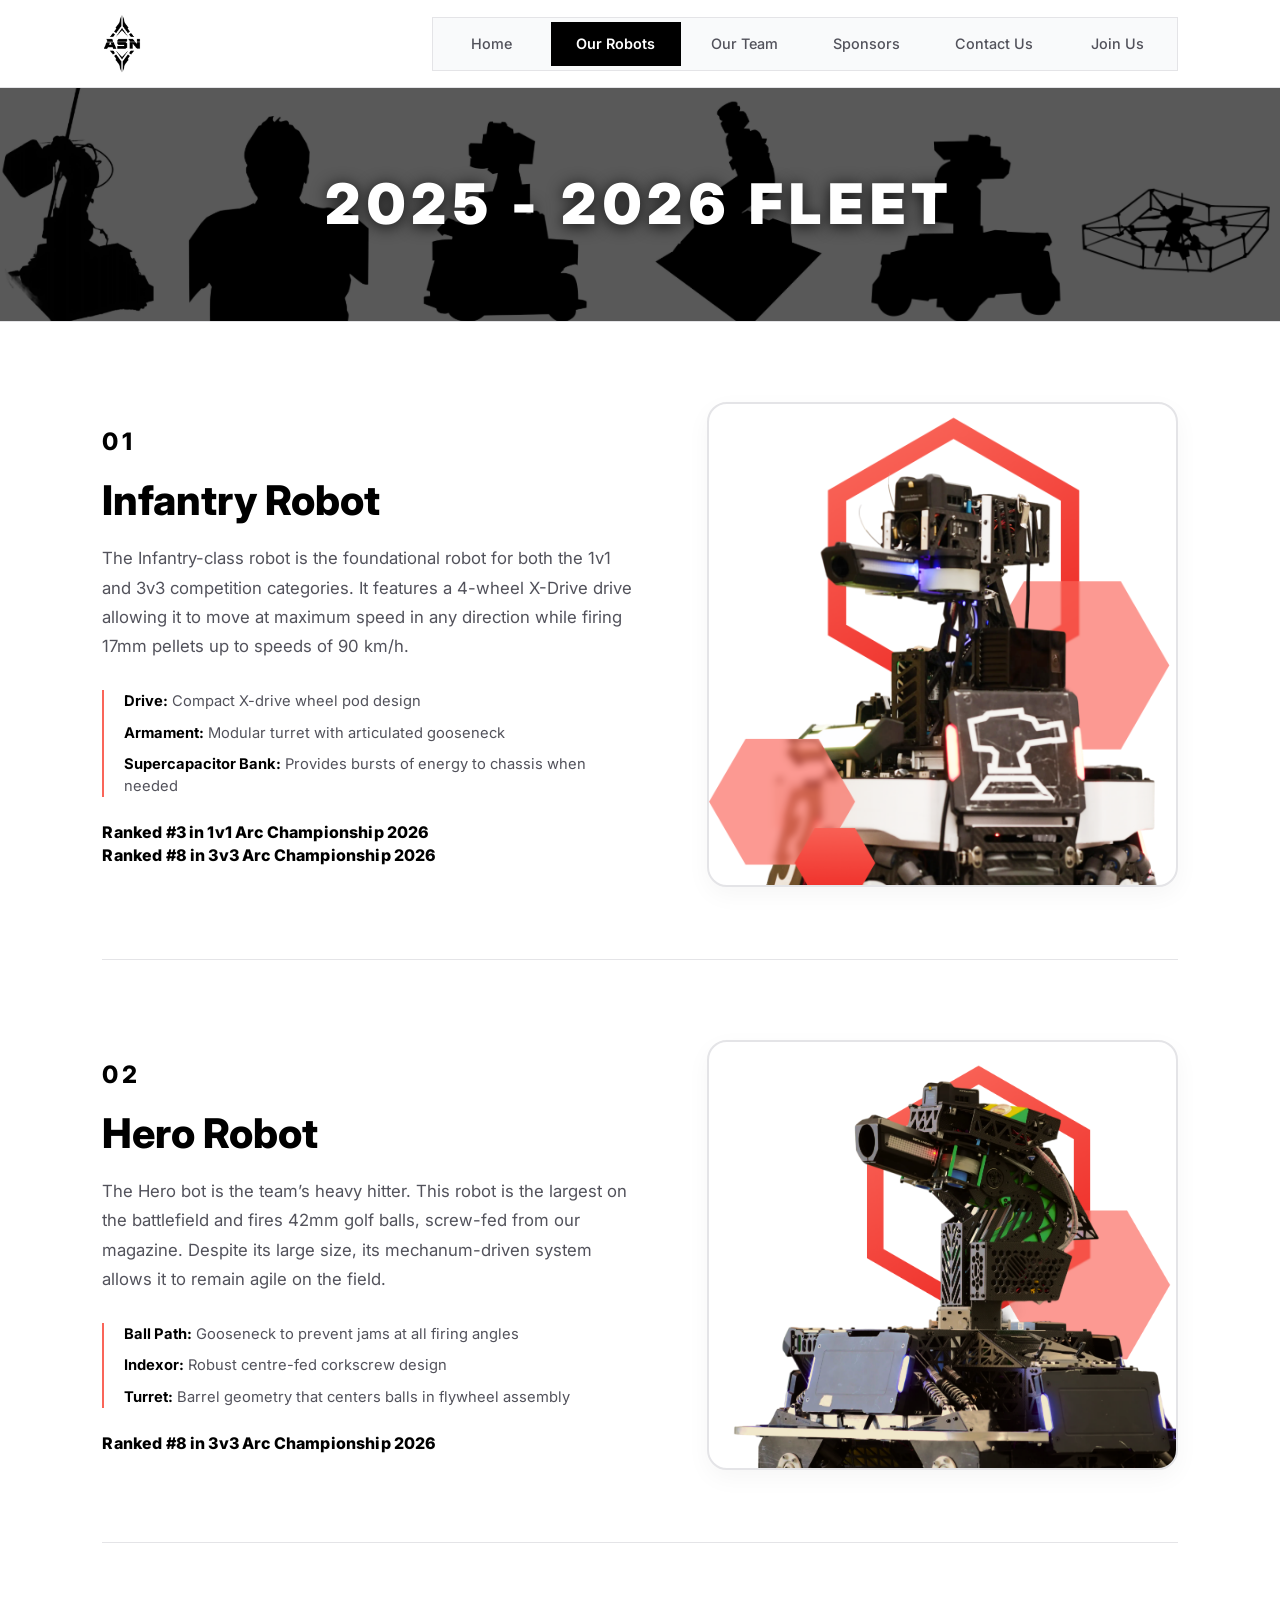
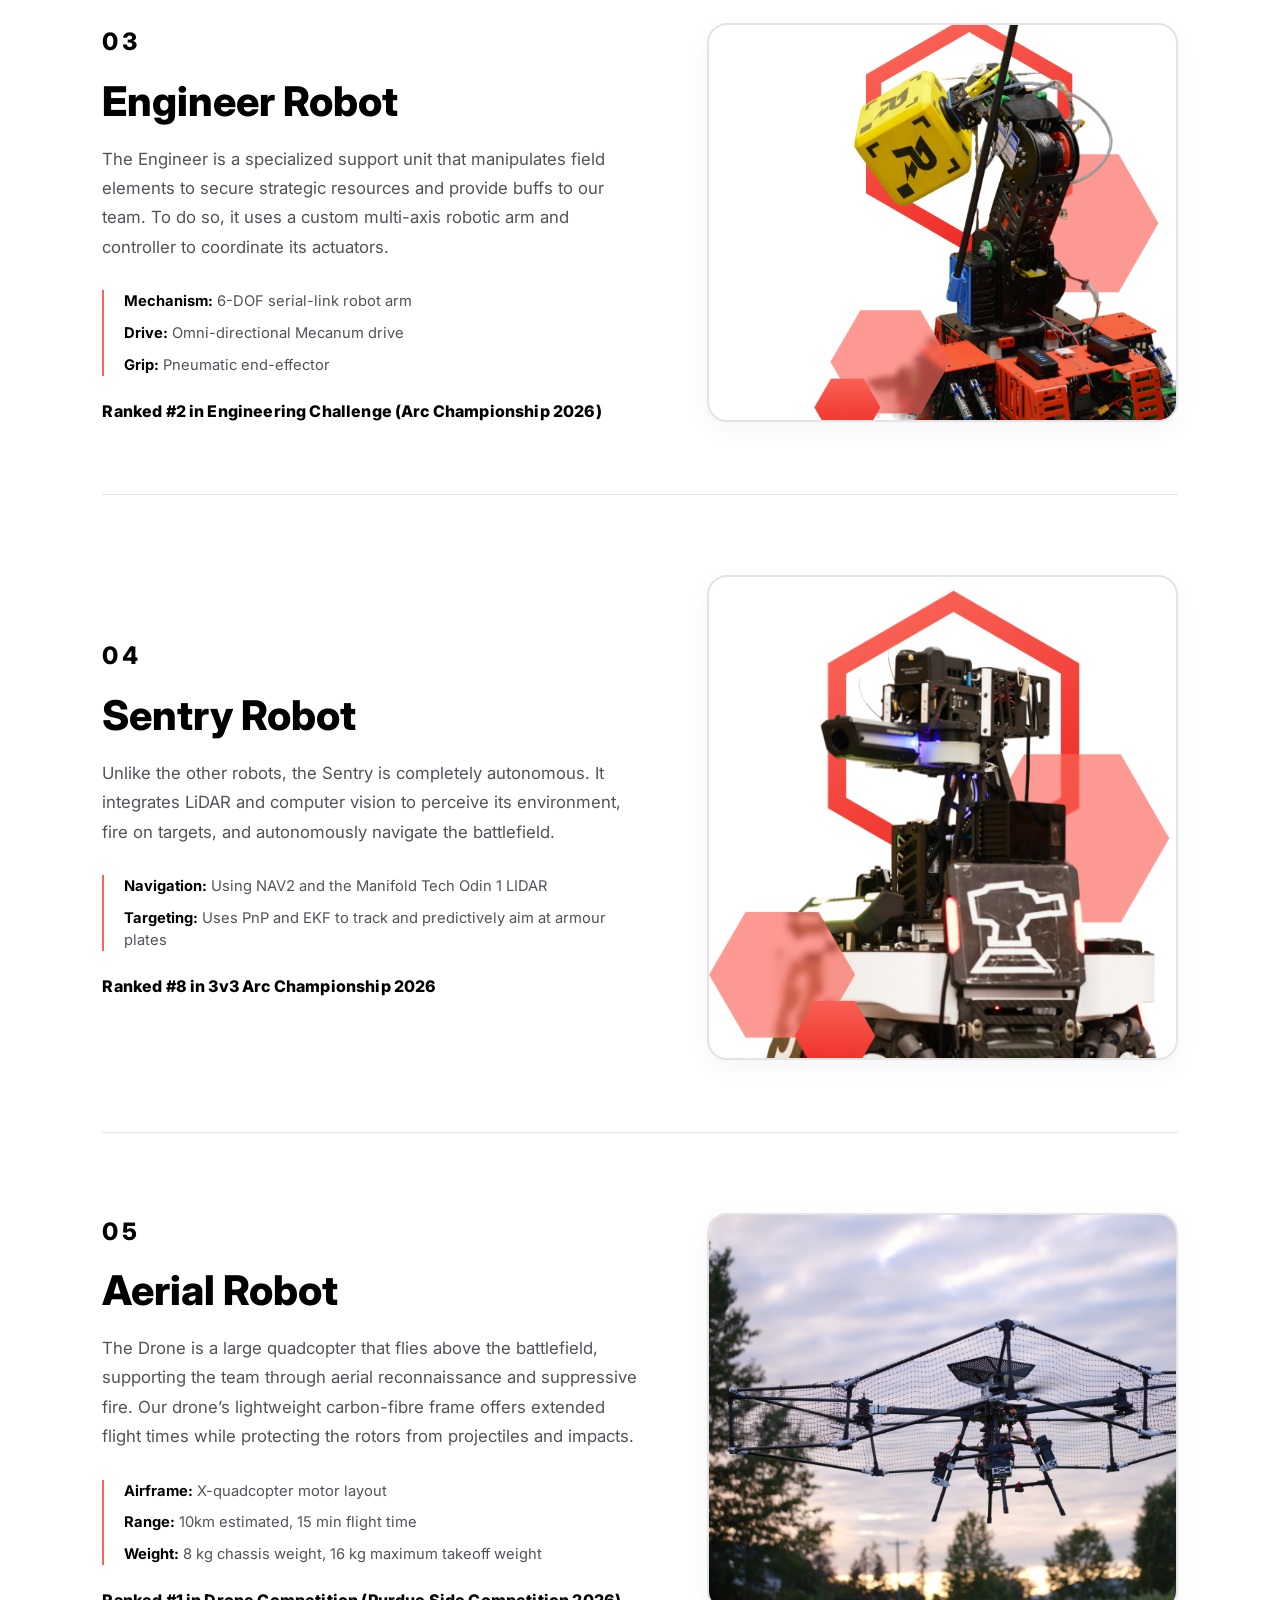
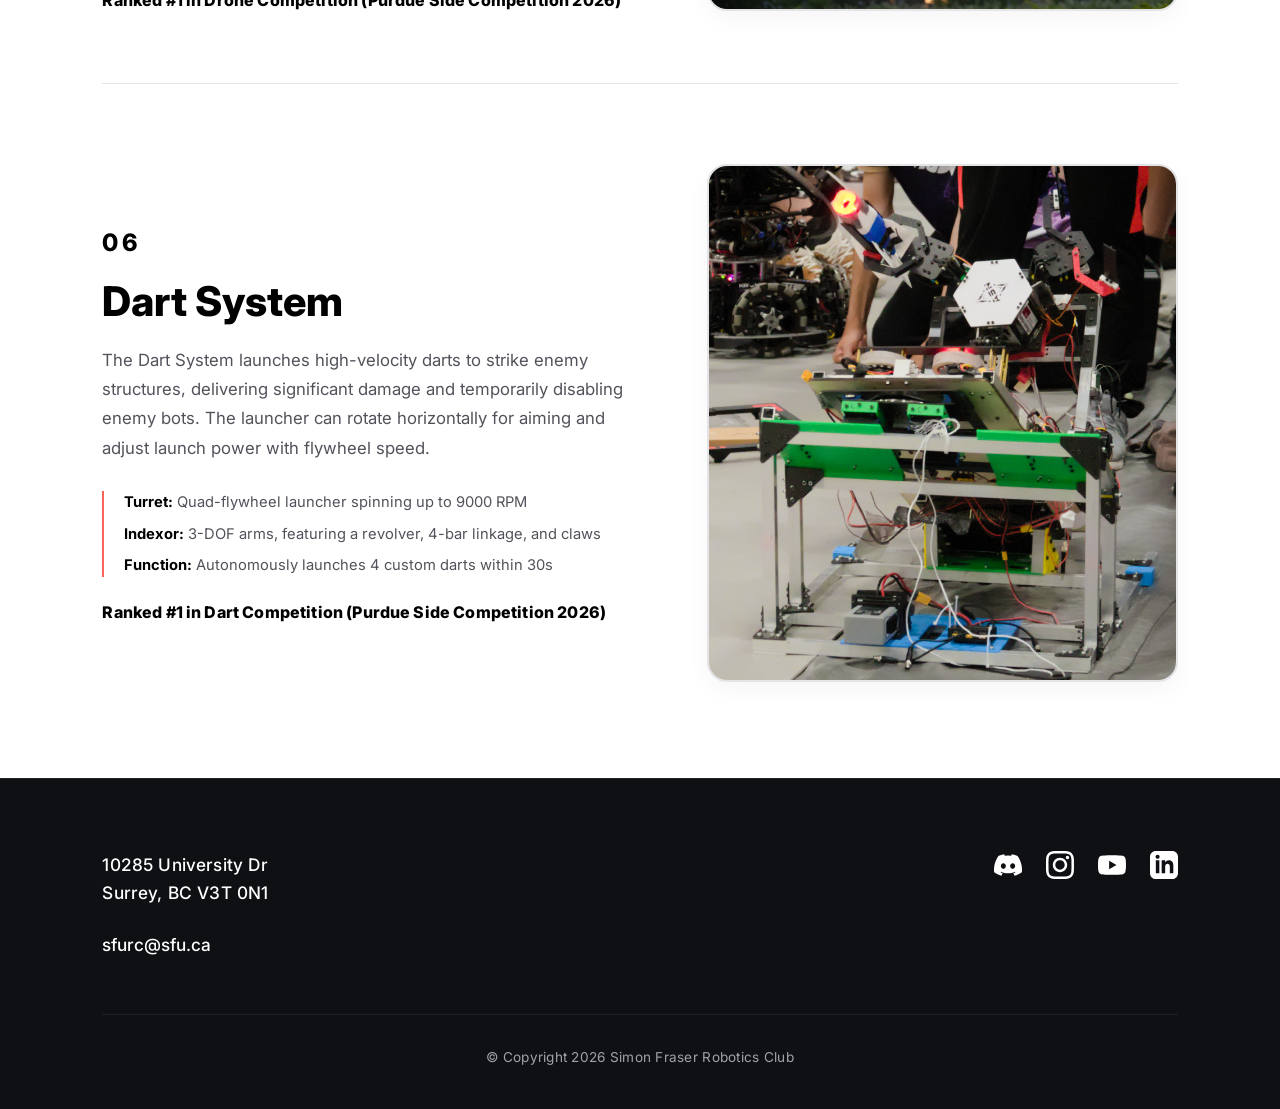
<file: robots.html>
<!doctype html>
<html lang="en">
  <head>
    <meta charset="UTF-8" />
    <meta name="viewport" content="width=device-width, initial-scale=1.0" />
    <title>Our Robots | SFU Ascension Robotics</title>
    <link rel="icon" type="image/png" href="images/asnWhiteLogo.png" />
    <link rel="stylesheet" href="style.css" />
    <link rel="preconnect" href="https://fonts.googleapis.com" />
    <link rel="preconnect" href="https://fonts.gstatic.com" crossorigin />
    <link
      href="https://fonts.googleapis.com/css2?family=Inter:wght@400;500;700;800;900&display=swap"
      rel="stylesheet"
    />
  </head>
  <body>
    <!-- Top Header & Navigation -->
    <header class="top-nav">
      <a href="index.html" class="logo-container">
        <img src="images/asnBlackLogo.png" alt="ASN Logo" class="logo-img" />
      </a>
      <nav class="tabs-container">
        <a href="index.html" class="tab-btn">Home</a>
        <a href="robots.html" class="tab-btn active">Our Robots</a>
        <a href="team.html" class="tab-btn">Our Team</a>
        <a href="sponsors.html" class="tab-btn">Sponsors</a>
        <a href="contact.html" class="tab-btn">Contact Us</a>
        <a href="join.html" class="tab-btn">Join Us</a>
      </nav>
    </header>

    <main class="content-wrapper">
      <!-- Thin Fleet Banner -->
      <section class="fleet-banner">
        <div class="fleet-banner-overlay"></div>
        <div class="fleet-banner-content">
          <h1 class="fleet-banner-title">2025 - 2026 FLEET</h1>
        </div>
      </section>

      <!-- 6-Robot Fleet Showcase (Text Left, Image Right) -->
      <section class="fleet-list-section">
        <div class="fleet-container">
          <!-- Robot 1: Infantry -->
          <article class="robot-row">
            <div class="robot-text-col">
              <span class="robot-index">01</span>
              <h2 class="robot-name">Infantry Robot</h2>
              <p class="robot-desc">
                The Infantry-class robot is the foundational robot for both the
                1v1 and 3v3 competition categories. It features a 4-wheel
                X-Drive drive allowing it to move at maximum speed in any
                direction while firing 17mm pellets up to speeds of 90 km/h.
              </p>
              <ul class="robot-specs">
                <li>
                  <strong>Drive:</strong> Compact X-drive wheel pod design
                </li>
                <li>
                  <strong>Armament:</strong> Modular turret with articulated
                  gooseneck
                </li>
                <li>
                  <strong>Supercapacitor Bank:</strong> Provides bursts of
                  energy to chassis when needed
                </li>
              </ul>
              <p class="robot-ranking">
                <strong>Ranked #3 in 1v1 Arc Championship 2026<br /></strong>
                <strong>Ranked #8 in 3v3 Arc Championship 2026</strong>
              </p>
            </div>
            <div class="robot-image-col">
              <img
                src="images/InfantryAndSentry.png"
                alt="Infantry Robot"
                class="robot-img"
              />
            </div>
          </article>

          <!-- Robot 2: Hero -->
          <article class="robot-row">
            <div class="robot-text-col">
              <span class="robot-index">02</span>
              <h2 class="robot-name">Hero Robot</h2>
              <p class="robot-desc">
                The Hero bot is the team’s heavy hitter. This robot is the
                largest on the battlefield and fires 42mm golf balls, screw-fed
                from our magazine. Despite its large size, its mechanum-driven
                system allows it to remain agile on the field.
              </p>
              <ul class="robot-specs">
                <li>
                  <strong>Ball Path:</strong> Gooseneck to prevent jams at all
                  firing angles
                </li>
                <li>
                  <strong>Indexor:</strong> Robust centre-fed corkscrew design
                </li>
                <li>
                  <strong>Turret:</strong> Barrel geometry that centers balls in
                  flywheel assembly
                </li>
              </ul>
              <p class="robot-ranking">
                <strong>Ranked #8 in 3v3 Arc Championship 2026</strong>
              </p>
            </div>
            <div class="robot-image-col">
              <img src="images/Hero.png" alt="Hero Robot" class="robot-img" />
            </div>
          </article>

          <!-- Robot 3: Engineer -->
          <article class="robot-row">
            <div class="robot-text-col">
              <span class="robot-index">03</span>
              <h2 class="robot-name">Engineer Robot</h2>
              <p class="robot-desc">
                The Engineer is a specialized support unit that manipulates
                field elements to secure strategic resources and provide buffs
                to our team. To do so, it uses a custom multi-axis robotic arm
                and controller to coordinate its actuators.
              </p>
              <ul class="robot-specs">
                <li><strong>Mechanism:</strong> 6-DOF serial-link robot arm</li>
                <li><strong>Drive:</strong> Omni-directional Mecanum drive</li>
                <li><strong>Grip:</strong> Pneumatic end-effector</li>
              </ul>
              <p class="robot-ranking">
                <strong
                  >Ranked #2 in Engineering Challenge (Arc Championship
                  2026)</strong
                >
              </p>
            </div>
            <div class="robot-image-col">
              <img
                src="images/Engineer.png"
                alt="Engineer Robot"
                class="robot-img"
              />
            </div>
          </article>

          <!-- Robot 4: Sentry -->
          <article class="robot-row">
            <div class="robot-text-col">
              <span class="robot-index">04</span>
              <h2 class="robot-name">Sentry Robot</h2>
              <p class="robot-desc">
                Unlike the other robots, the Sentry is completely autonomous. It
                integrates LiDAR and computer vision to perceive its
                environment, fire on targets, and autonomously navigate the
                battlefield.
              </p>
              <ul class="robot-specs">
                <li>
                  <strong>Navigation:</strong> Using NAV2 and the Manifold Tech
                  Odin 1 LIDAR
                </li>
                <li>
                  <strong>Targeting:</strong> Uses PnP and EKF to track and
                  predictively aim at armour plates
                </li>
              </ul>
              <p class="robot-ranking">
                <strong>Ranked #8 in 3v3 Arc Championship 2026</strong>
              </p>
            </div>
            <div class="robot-image-col">
              <img
                src="images/InfantryAndSentry.png"
                alt="Sentry Robot"
                class="robot-img"
              />
            </div>
          </article>

          <!-- Robot 5: Aerial -->
          <article class="robot-row">
            <div class="robot-text-col">
              <span class="robot-index">05</span>
              <h2 class="robot-name">Aerial Robot</h2>
              <p class="robot-desc">
                The Drone is a large quadcopter that flies above the
                battlefield, supporting the team through aerial reconnaissance
                and suppressive fire. Our drone’s lightweight carbon-fibre frame
                offers extended flight times while protecting the rotors from
                projectiles and impacts.
              </p>
              <ul class="robot-specs">
                <li><strong>Airframe:</strong> X-quadcopter motor layout</li>
                <li>
                  <strong>Range:</strong> 10km estimated, 15 min flight time
                </li>
                <li>
                  <strong>Weight:</strong> 8 kg chassis weight, 16 kg maximum
                  takeoff weight
                </li>
              </ul>
              <p class="robot-ranking">
                <strong
                  >Ranked #1 in Drone Competition (Purdue Side Competition
                  2026)</strong
                >
              </p>
            </div>
            <div class="robot-image-col">
              <img
                src="images/Drone.png"
                alt="Aerial Robot"
                class="robot-img"
              />
            </div>
          </article>

          <!-- Robot 6: Dart -->
          <article class="robot-row">
            <div class="robot-text-col">
              <span class="robot-index">06</span>
              <h2 class="robot-name">Dart System</h2>
              <p class="robot-desc">
                The Dart System launches high-velocity darts to strike enemy
                structures, delivering significant damage and temporarily
                disabling enemy bots. The launcher can rotate horizontally for
                aiming and adjust launch power with flywheel speed.
              </p>
              <ul class="robot-specs">
                <li>
                  <strong>Turret:</strong> Quad-flywheel launcher spinning up to
                  9000 RPM
                </li>
                <li>
                  <strong>Indexor:</strong> 3-DOF arms, featuring a revolver,
                  4-bar linkage, and claws
                </li>
                <li>
                  <strong>Function:</strong> Autonomously launches 4 custom
                  darts within 30s
                </li>
              </ul>
              <p class="robot-ranking">
                <strong
                  >Ranked #1 in Dart Competition (Purdue Side Competition
                  2026)</strong
                >
              </p>
            </div>
            <div class="robot-image-col">
              <img
                src="images/DartRobot.png"
                alt="Dart System"
                class="robot-img"
              />
            </div>
          </article>
        </div>
      </section>
    </main>

    <!-- Site Footer -->
    <footer class="site-footer">
      <div class="footer-container">
        <!-- Left: Address & Email -->
        <div class="footer-info">
          <p class="footer-address">
            10285 University Dr<br />
            Surrey, BC V3T 0N1
          </p>
          <p class="footer-email">
            <a href="mailto:sfurc@sfu.ca">sfurc@sfu.ca</a>
          </p>
        </div>

        <!-- Right: Social Media Links -->
        <div class="footer-socials">
          <!-- Discord -->
          <a
            href="https://discord.com/invite/XsfVH5xZgH"
            target="_blank"
            rel="noopener noreferrer"
            class="social-icon"
            aria-label="Discord"
          >
            <svg viewBox="0 0 24 24" aria-hidden="true">
              <path
                d="M20.317 4.37a19.791 19.791 0 0 0-4.885-1.515.074.074 0 0 0-.079.037c-.21.375-.444.864-.608 1.25a18.27 18.27 0 0 0-5.487 0 12.64 12.64 0 0 0-.617-1.25.077.077 0 0 0-.079-.037A19.736 19.736 0 0 0 3.677 4.37a.07.07 0 0 0-.032.027C.533 9.046-.32 13.58.099 18.057a.082.082 0 0 0 .031.057 19.9 19.9 0 0 0 5.993 3.03.078.078 0 0 0 .084-.028c.462-.63.874-1.295 1.226-1.994.021-.041.001-.09-.041-.106a13.107 13.107 0 0 1-1.872-.892.077.077 0 0 1-.008-.128 10.2 10.2 0 0 0 .372-.292.074.074 0 0 1 .077-.01c3.929 1.793 8.18 1.793 12.061 0a.074.074 0 0 1 .078.01c.12.098.246.198.373.292a.077.077 0 0 1-.006.127 12.299 12.299 0 0 1-1.873.894.077.077 0 0 0-.041.107c.36.698.772 1.362 1.225 1.993a.076.076 0 0 0 .084.028 19.839 19.839 0 0 0 6.002-3.03.077.077 0 0 0 .032-.054c.5-5.177-.838-9.674-3.549-13.66a.061.061 0 0 0-.031-.028zM8.02 15.33c-1.183 0-2.157-1.085-2.157-2.419 0-1.333.956-2.419 2.157-2.419 1.21 0 2.176 1.096 2.157 2.42 0 1.333-.956 2.418-2.157 2.418zm7.975 0c-1.183 0-2.157-1.085-2.157-2.419 0-1.333.955-2.419 2.157-2.419 1.21 0 2.176 1.096 2.157 2.42 0 1.333-.946 2.418-2.157 2.418z"
              />
            </svg>
          </a>

          <!-- Instagram -->
          <a
            href="https://www.instagram.com/ascension_robotics/"
            target="_blank"
            rel="noopener noreferrer"
            class="social-icon"
            aria-label="Instagram"
          >
            <svg viewBox="0 0 24 24" aria-hidden="true">
              <path
                d="M12 2.163c3.204 0 3.584.012 4.85.07 3.252.148 4.771 1.691 4.919 4.919.058 1.265.069 1.645.069 4.849 0 3.205-.012 3.584-.069 4.849-.149 3.225-1.664 4.771-4.919 4.919-1.266.058-1.644.07-4.85.07-3.204 0-3.584-.012-4.849-.07-3.26-.149-4.771-1.699-4.919-4.92-.058-1.265-.07-1.644-.07-4.849 0-3.204.013-3.583.07-4.849.149-3.227 1.664-4.771 4.919-4.919 1.266-.057 1.645-.069 4.849-.069zm0-2.163c-3.259 0-3.667.014-4.947.072-4.358.2-6.78 2.618-6.98 6.98-.059 1.281-.073 1.689-.073 4.948 0 3.259.014 3.668.072 4.948.2 4.358 2.618 6.78 6.98 6.98 1.281.058 1.689.072 4.948.072 3.259 0 3.668-.014 4.948-.072 4.354-.2 6.782-2.618 6.979-6.98.059-1.28.073-1.689.073-4.948 0-3.259-.014-3.667-.072-4.947-.196-4.354-2.617-6.78-6.979-6.98-1.281-.059-1.69-.073-4.949-.073zm0 5.838c-3.403 0-6.162 2.759-6.162 6.162s2.759 6.163 6.162 6.163 6.162-2.759 6.162-6.163c0-3.403-2.759-6.162-6.162-6.162zm0 10.162c-2.209 0-4-1.79-4-4 0-2.209 1.791-4 4-4s4 1.791 4 4c0 2.21-1.791 4-4 4zm6.406-11.845c-.796 0-1.441.645-1.441 1.44s.645 1.44 1.441 1.44c.795 0 1.439-.645 1.439-1.44s-.644-1.44-1.439-1.44z"
              />
            </svg>
          </a>

          <!-- YouTube -->
          <a
            href="https://www.youtube.com/@ascension_robotics"
            target="_blank"
            rel="noopener noreferrer"
            class="social-icon"
            aria-label="YouTube"
          >
            <svg viewBox="0 0 24 24" aria-hidden="true">
              <path
                d="M23.498 6.186a3.016 3.016 0 0 0-2.122-2.136C19.505 3.545 12 3.545 12 3.545s-7.505 0-9.377.505A3.017 3.017 0 0 0 .502 6.186C0 8.07 0 12 0 12s0 3.93.502 5.814a3.016 3.016 0 0 0 2.122 2.136c1.871.505 9.376.505 9.376.505s7.505 0 9.377-.505a3.015 3.015 0 0 0 2.122-2.136C24 15.93 24 12 24 12s0-3.93-.502-5.814zM9.545 15.568V8.432L15.818 12l-6.273 3.568z"
              />
            </svg>
          </a>

          <!-- LinkedIn -->
          <a
            href="https://www.linkedin.com/company/ascension-robotics/posts/"
            target="_blank"
            rel="noopener noreferrer"
            class="social-icon"
            aria-label="LinkedIn"
          >
            <svg viewBox="0 0 24 24" aria-hidden="true">
              <path
                d="M19 0h-14c-2.761 0-5 2.239-5 5v14c0 2.761 2.239 5 5 5h14c2.762 0 5-2.239 5-5v-14c0-2.761-2.238-5-5-5zm-11 19h-3v-11h3v11zm-1.5-12.268c-.966 0-1.75-.79-1.75-1.764s.784-1.764 1.75-1.764 1.75.79 1.75 1.764-.783 1.764-1.75 1.764zm13.5 12.268h-3v-5.604c0-3.368-4-3.113-4 0v5.604h-3v-11h3v1.765c1.396-2.586 7-2.777 7 2.476v6.759z"
              />
            </svg>
          </a>
        </div>
      </div>

      <!-- Bottom: Copyright Notice -->
      <div class="footer-bottom">
        <p>&copy; Copyright 2026 Simon Fraser Robotics Club</p>
      </div>
    </footer>
  </body>
</html>
</file>
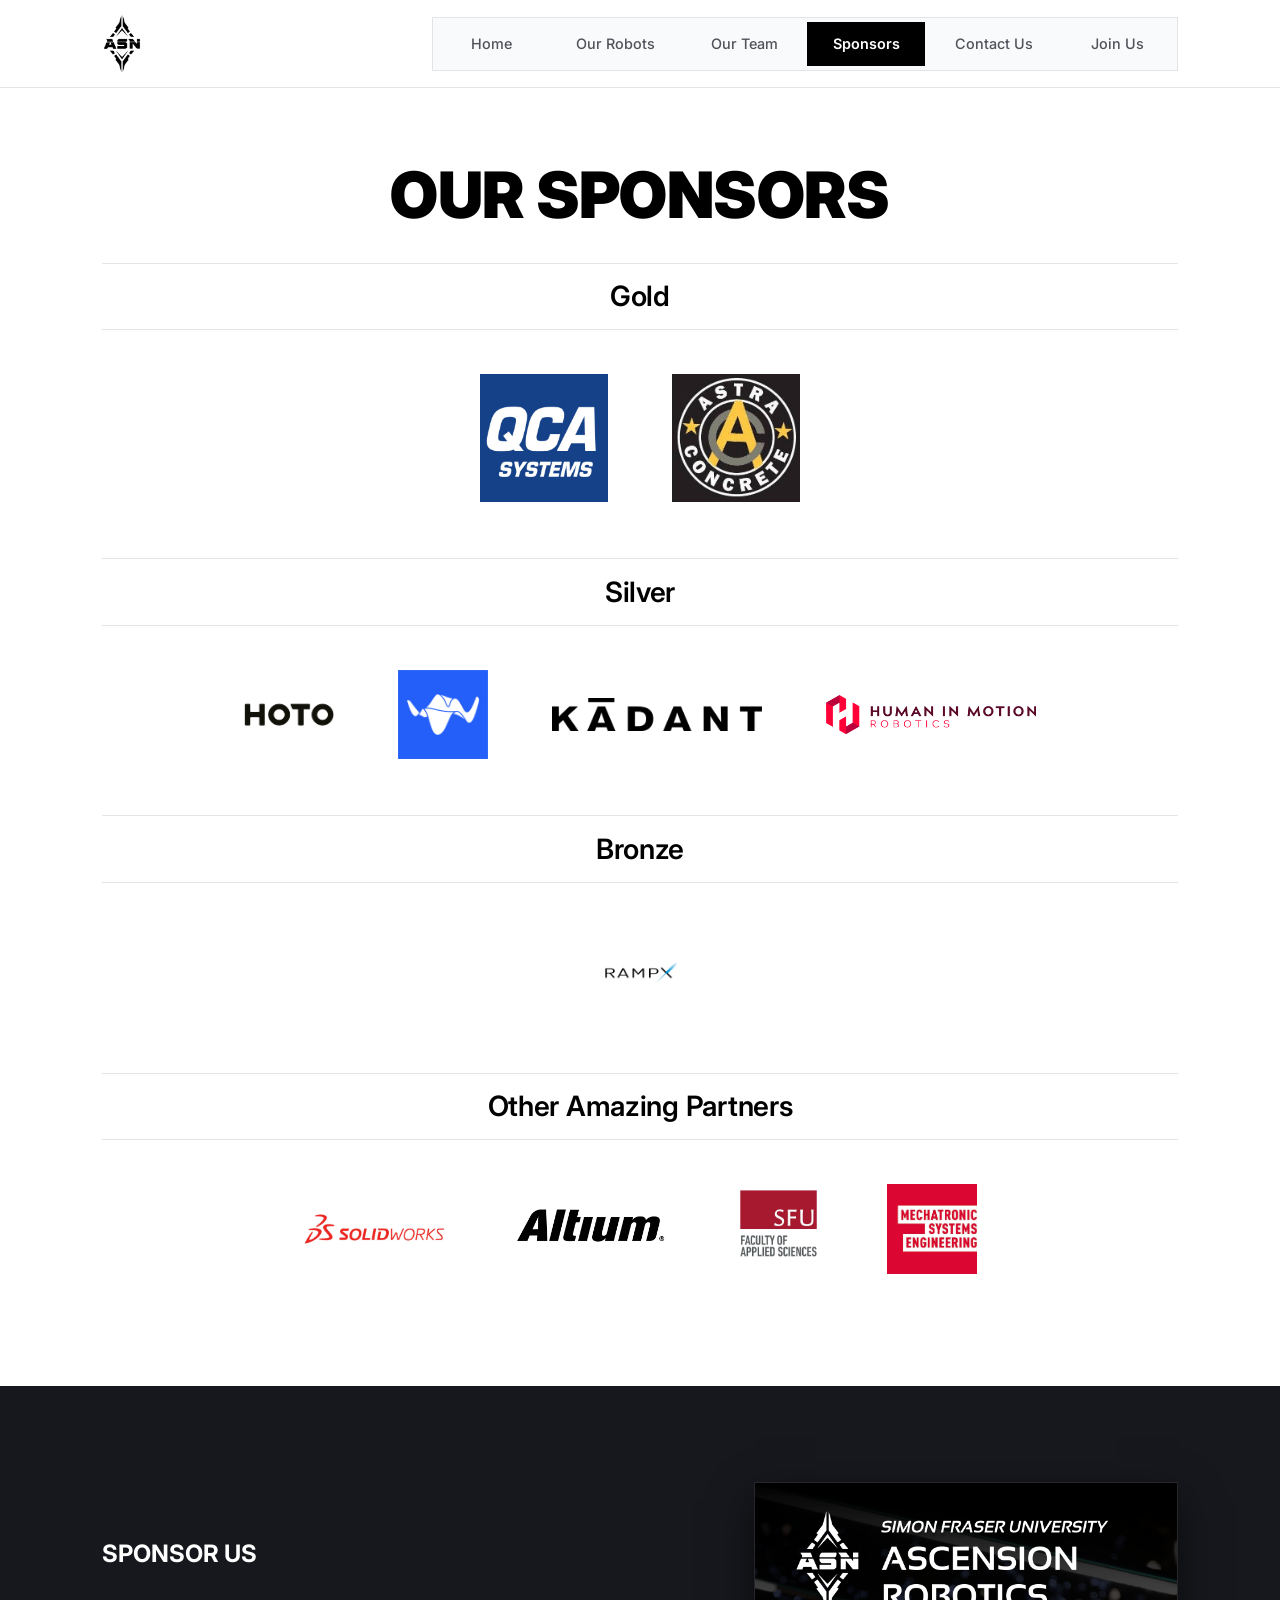
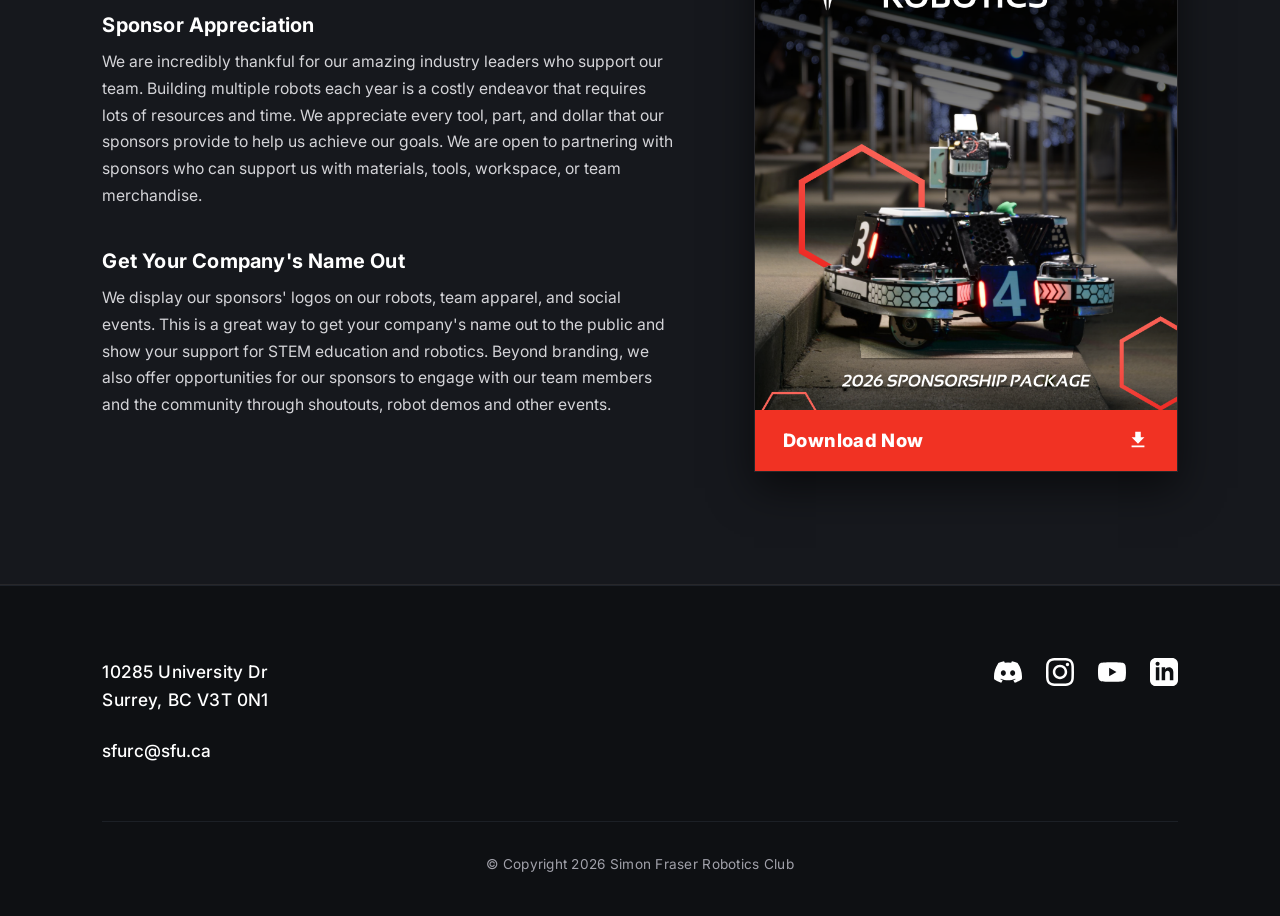
<file: sponsors.html>
<!doctype html>
<html lang="en">
  <head>
    <meta charset="UTF-8" />
    <meta name="viewport" content="width=device-width, initial-scale=1.0" />
    <title>Sponsors | SFU Ascension Robotics</title>
    <link rel="icon" type="image/png" href="images/asnWhiteLogo.png" />
    <link rel="stylesheet" href="style.css" />
    <link rel="preconnect" href="https://fonts.googleapis.com" />
    <link rel="preconnect" href="https://fonts.gstatic.com" crossorigin />
    <link
      href="https://fonts.googleapis.com/css2?family=Inter:wght@400;500;700;800;900&display=swap"
      rel="stylesheet"
    />
  </head>
  <body>
    <!-- Top Header & Navigation -->
    <header class="top-nav">
      <a href="index.html" class="logo-container">
        <img src="images/asnBlackLogo.png" alt="ASN Logo" class="logo-img" />
      </a>
      <nav class="tabs-container">
        <a href="index.html" class="tab-btn">Home</a>
        <a href="robots.html" class="tab-btn">Our Robots</a>
        <a href="team.html" class="tab-btn">Our Team</a>
        <a href="sponsors.html" class="tab-btn active">Sponsors</a>
        <a href="contact.html" class="tab-btn">Contact Us</a>
        <a href="join.html" class="tab-btn">Join Us</a>
      </nav>
    </header>

    <main class="content-wrapper">
      <!-- Sponsors Page Header (White Background) -->
      <section class="sponsors-header-section">
        <div class="sponsors-header-container">
          <h1 class="sponsors-main-title">OUR SPONSORS</h1>
        </div>
      </section>
      <!-- Sponsor Tiers Showcase Section -->
      <section class="sponsor-tiers-section">
        <div class="sponsor-tiers-container">
          <!-- DIAMOND TIER -->
          <!--<div class="sponsor-tier-block">
          <div class="tier-divider">
            <h3 class="tier-name">Diamond</h3>
          </div>
          <div class="tier-logos-grid diamond-grid">
            <a
              href="#"
              class="sponsor-logo-item"
              target="_blank"
              rel="noopener noreferrer"
            >
              <img
                src="https://placehold.co/360x120/ffffff/111111?text=1"
                alt="1"
                class="sponsor-logo-img"
              />
            </a>
            <a
              href="#"
              class="sponsor-logo-item"
              target="_blank"
              rel="noopener noreferrer"
            >
              <img
                src="https://placehold.co/360x120/ffffff/111111?text=2"
                alt="2"
                class="sponsor-logo-img"
              />
            </a>
          </div>
        </div> -->

          <!-- GOLD TIER -->
          <div class="sponsor-tier-block">
            <div class="tier-divider">
              <h3 class="tier-name">Gold</h3>
            </div>
            <div class="tier-logos-grid gold-grid">
              <a
                href="https://qcasystems.com/"
                class="sponsor-logo-item"
                target="_blank"
                rel="noopener noreferrer"
              >
                <img
                  src="images/sponsorLogos/QCALogos.jpg"
                  alt="Gold Sponsor 2"
                  class="sponsor-logo-img"
                />
              </a>
              <a
                href="https://www.astraconcrete.net/"
                class="sponsor-logo-item"
                target="_blank"
                rel="noopener noreferrer"
              >
                <img
                  src="images/sponsorLogos/Astra.jpg"
                  alt="Gold Sponsor 3"
                  class="sponsor-logo-img"
                />
              </a>
            </div>
          </div>

          <!-- SILVER TIER -->
          <div class="sponsor-tier-block">
            <div class="tier-divider">
              <h3 class="tier-name">Silver</h3>
            </div>
            <div class="tier-logos-grid silver-grid">
              <a
                href="https://hototools.com/"
                class="sponsor-logo-item"
                target="_blank"
                rel="noopener noreferrer"
              >
                <img
                  src="images/sponsorLogos/HOTO.png"
                  alt="Silver Sponsor 1"
                  class="sponsor-logo-img"
                />
              </a>
              <a
                href="https://www.3dmanifold.com/"
                class="sponsor-logo-item"
                target="_blank"
                rel="noopener noreferrer"
              >
                <img
                  src="images/sponsorLogos/Manifold.jpg"
                  alt="Silver Sponsor 2"
                  class="sponsor-logo-img"
                />
              </a>
              <a
                href="https://www.kadantcarmanah.com/en"
                class="sponsor-logo-item"
                target="_blank"
                rel="noopener noreferrer"
              >
                <img
                  src="images/sponsorLogos/Kadant.png"
                  alt="Silver Sponsor 3"
                  class="sponsor-logo-img"
                />
              </a>
              <a
                href="https://humaninmotion.com/"
                class="sponsor-logo-item"
                target="_blank"
                rel="noopener noreferrer"
              >
                <img
                  src="images/sponsorLogos/HumanInMotion.png"
                  alt="Silver Sponsor 4"
                  class="sponsor-logo-img"
                />
              </a>
            </div>
          </div>

          <!-- BRONZE TIER -->
          <div class="sponsor-tier-block">
            <div class="tier-divider">
              <h3 class="tier-name">Bronze</h3>
            </div>
            <div class="tier-logos-grid bronze-grid">
              <a
                href="https://www.linkedin.com/company/rampx-energy/home/"
                class="sponsor-logo-item"
                target="_blank"
                rel="noopener noreferrer"
              >
                <img
                  src="images/sponsorLogos/RampX.jpg"
                  alt="Bronze Sponsor 2"
                  class="sponsor-logo-img"
                />
              </a>
            </div>
          </div>

          <!-- Other Sponsors?-->
          <div class="sponsor-tier-block">
            <div class="tier-divider">
              <h3 class="tier-name">Other Amazing Partners</h3>
            </div>
            <div class="tier-logos-grid bronze-grid">
              <a
                href="https://www.solidworks.com/"
                class="sponsor-logo-item"
                target="_blank"
                rel="noopener noreferrer"
              >
                <img
                  src="images/sponsorLogos/Solidworks.jpg"
                  alt="Bronze Sponsor 1"
                  class="sponsor-logo-img"
                />
              </a>
              <a
                href="https://www.altium.com/"
                class="sponsor-logo-item"
                target="_blank"
                rel="noopener noreferrer"
              >
                <img
                  src="images/sponsorLogos/Altium.png"
                  alt="Bronze Sponsor 3"
                  class="sponsor-logo-img"
                />
              </a>
              <a
                href="https://www.sfu.ca/fas.html"
                class="sponsor-logo-item"
                target="_blank"
                rel="noopener noreferrer"
              >
                <img
                  src="images/sponsorLogos/SFUApsc.jpg"
                  alt="Gold Sponsor 1"
                  class="sponsor-logo-img"
                />
              </a>
              <a
                href="https://www.sfu.ca/fas/schools/mechatronic-systems-engineering.html"
                class="sponsor-logo-item"
                target="_blank"
                rel="noopener noreferrer"
              >
                <img
                  src="images/sponsorLogos/Mecha.jpg"
                  alt="Bronze Sponsor 4"
                  class="sponsor-logo-img"
                />
              </a>
            </div>
          </div>
        </div>
      </section>

      <!-- Sponsorship Benefits & Download Section -->
      <section class="sponsorship-section">
        <div class="sponsorship-container">
          <!-- Left Column: Benefits Text -->
          <div class="sponsorship-text-col">
            <h2 class="sponsorship-title">SPONSOR US</h2>

            <div class="benefit-item">
              <h3 class="benefit-title">Sponsor Appreciation</h3>
              <p class="benefit-desc">
                We are incredibly thankful for our amazing industry leaders who
                support our team. Building multiple robots each year is a costly
                endeavor that requires lots of resources and time. We appreciate
                every tool, part, and dollar that our sponsors provide to help
                us achieve our goals. We are open to partnering with sponsors
                who can support us with materials, tools, workspace, or team
                merchandise.
              </p>
            </div>

            <div class="benefit-item">
              <h3 class="benefit-title">Get Your Company's Name Out</h3>
              <p class="benefit-desc">
                We display our sponsors' logos on our robots, team apparel, and
                social events. This is a great way to get your company's name
                out to the public and show your support for STEM education and
                robotics. Beyond branding, we also offer opportunities for our
                sponsors to engage with our team members and the community
                through shoutouts, robot demos and other events.
              </p>
            </div>
          </div>

          <!-- Right Column: Package Download Card -->
          <div class="sponsorship-media-col">
            <a
              href="assets/Ascension%20Robotics%202026%20Sponsorship%20Package.pdf"
              download="Ascension_Robotics_Sponsorship_Package.pdf"
              class="package-download-card"
              aria-label="Download the Sponsorship Package"
            >
              <div class="package-image-wrapper">
                <!-- Replace src with your package cover preview -->
                <img
                  src="images/sponsorshipPackage.png"
                  alt="Ascension Robotics 2025-2026 Sponsorship Package"
                  class="package-img"
                />
              </div>
              <div class="package-download-banner">
                <span>Download Now</span>
                <svg
                  viewBox="0 0 24 24"
                  class="download-icon"
                  aria-hidden="true"
                >
                  <path d="M19 9h-4V3H9v6H5l7 7 7-7zM5 18v2h14v-2H5z" />
                </svg>
              </div>
            </a>
          </div>
        </div>
      </section>
    </main>

    <!-- Site Footer -->
    <footer class="site-footer">
      <div class="footer-container">
        <div class="footer-info">
          <p class="footer-address">
            10285 University Dr<br />
            Surrey, BC V3T 0N1
          </p>
          <p class="footer-email">
            <a href="mailto:sfurc@sfu.ca">sfurc@sfu.ca</a>
          </p>
        </div>

        <div class="footer-socials">
          <a
            href="https://discord.com/invite/XsfVH5xZgH"
            target="_blank"
            rel="noopener noreferrer"
            class="social-icon"
            aria-label="Discord"
          >
            <svg viewBox="0 0 24 24" aria-hidden="true">
              <path
                d="M20.317 4.37a19.791 19.791 0 0 0-4.885-1.515.074.074 0 0 0-.079.037c-.21.375-.444.864-.608 1.25a18.27 18.27 0 0 0-5.487 0 12.64 12.64 0 0 0-.617-1.25.077.077 0 0 0-.079-.037A19.736 19.736 0 0 0 3.677 4.37a.07.07 0 0 0-.032.027C.533 9.046-.32 13.58.099 18.057a.082.082 0 0 0 .031.057 19.9 19.9 0 0 0 5.993 3.03.078.078 0 0 0 .084-.028c.462-.63.874-1.295 1.226-1.994.021-.041.001-.09-.041-.106a13.107 13.107 0 0 1-1.872-.892.077.077 0 0 1-.008-.128 10.2 10.2 0 0 0 .372-.292.074.074 0 0 1 .077-.01c3.929 1.793 8.18 1.793 12.061 0a.074.074 0 0 1 .078.01c.12.098.246.198.373.292a.077.077 0 0 1-.006.127 12.299 12.299 0 0 1-1.873.894.077.077 0 0 0-.041.107c.36.698.772 1.362 1.225 1.993a.076.076 0 0 0 .084.028 19.839 19.839 0 0 0 6.002-3.03.077.077 0 0 0 .032-.054c.5-5.177-.838-9.674-3.549-13.66a.061.061 0 0 0-.031-.028zM8.02 15.33c-1.183 0-2.157-1.085-2.157-2.419 0-1.333.956-2.419 2.157-2.419 1.21 0 2.176 1.096 2.157 2.42 0 1.333-.956 2.418-2.157 2.418zm7.975 0c-1.183 0-2.157-1.085-2.157-2.419 0-1.333.955-2.419 2.157-2.419 1.21 0 2.176 1.096 2.157 2.42 0 1.333-.946 2.418-2.157 2.418z"
              />
            </svg>
          </a>

          <a
            href="https://www.instagram.com/ascension_robotics/"
            target="_blank"
            rel="noopener noreferrer"
            class="social-icon"
            aria-label="Instagram"
          >
            <svg viewBox="0 0 24 24" aria-hidden="true">
              <path
                d="M12 2.163c3.204 0 3.584.012 4.85.07 3.252.148 4.771 1.691 4.919 4.919.058 1.265.069 1.645.069 4.849 0 3.205-.012 3.584-.069 4.849-.149 3.225-1.664 4.771-4.919 4.919-1.266.058-1.644.07-4.85.07-3.204 0-3.584-.012-4.849-.07-3.26-.149-4.771-1.699-4.919-4.92-.058-1.265-.07-1.644-.07-4.849 0-3.204.013-3.583.07-4.849.149-3.227 1.664-4.771 4.919-4.919 1.266-.057 1.645-.069 4.849-.069zm0-2.163c-3.259 0-3.667.014-4.947.072-4.358.2-6.78 2.618-6.98 6.98-.059 1.281-.073 1.689-.073 4.948 0 3.259.014 3.668.072 4.948.2 4.358 2.618 6.78 6.98 6.98 1.281.058 1.689.072 4.948.072 3.259 0 3.668-.014 4.948-.072 4.354-.2 6.782-2.618 6.979-6.98.059-1.28.073-1.689.073-4.948 0-3.259-.014-3.667-.072-4.947-.196-4.354-2.617-6.78-6.979-6.98-1.281-.059-1.69-.073-4.949-.073zm0 5.838c-3.403 0-6.162 2.759-6.162 6.162s2.759 6.163 6.162 6.163 6.162-2.759 6.162-6.163c0-3.403-2.759-6.162-6.162-6.162zm0 10.162c-2.209 0-4-1.79-4-4 0-2.209 1.791-4 4-4s4 1.791 4 4c0 2.21-1.791 4-4 4zm6.406-11.845c-.796 0-1.441.645-1.441 1.44s.645 1.44 1.441 1.44c.795 0 1.439-.645 1.439-1.44s-.644-1.44-1.439-1.44z"
              />
            </svg>
          </a>

          <a
            href="https://www.youtube.com/@ascension_robotics"
            target="_blank"
            rel="noopener noreferrer"
            class="social-icon"
            aria-label="YouTube"
          >
            <svg viewBox="0 0 24 24" aria-hidden="true">
              <path
                d="M23.498 6.186a3.016 3.016 0 0 0-2.122-2.136C19.505 3.545 12 3.545 12 3.545s-7.505 0-9.377.505A3.017 3.017 0 0 0 .502 6.186C0 8.07 0 12 0 12s0 3.93.502 5.814a3.016 3.016 0 0 0 2.122 2.136c1.871.505 9.376.505 9.376.505s7.505 0 9.377-.505a3.015 3.015 0 0 0 2.122-2.136C24 15.93 24 12 24 12s0-3.93-.502-5.814zM9.545 15.568V8.432L15.818 12l-6.273 3.568z"
              />
            </svg>
          </a>

          <a
            href="https://www.linkedin.com/company/ascension-robotics/posts/"
            target="_blank"
            rel="noopener noreferrer"
            class="social-icon"
            aria-label="LinkedIn"
          >
            <svg viewBox="0 0 24 24" aria-hidden="true">
              <path
                d="M19 0h-14c-2.761 0-5 2.239-5 5v14c0 2.761 2.239 5 5 5h14c2.762 0 5-2.239 5-5v-14c0-2.761-2.238-5-5-5zm-11 19h-3v-11h3v11zm-1.5-12.268c-.966 0-1.75-.79-1.75-1.764s.784-1.764 1.75-1.764 1.75.79 1.75 1.764-.783 1.764-1.75 1.764zm13.5 12.268h-3v-5.604c0-3.368-4-3.113-4 0v5.604h-3v-11h3v1.765c1.396-2.586 7-2.777 7 2.476v6.759z"
              />
            </svg>
          </a>
        </div>
      </div>

      <div class="footer-bottom">
        <p>&copy; Copyright 2026 Simon Fraser Robotics Club</p>
      </div>
    </footer>
  </body>
</html>
</file>
<file: style.css>
:root {
  --bg: #FFFFFF;
  --bg-card: #f9fafb;
  --bg-card-hover: #f3f4f6;
  --text-main: #000000;
  --text-muted: #52525b;
  --accent-vivid: #F13223;
  --accent-pale: #FA6559;
  --border: #e4e4e7;
  --radius: 0px;
}

* {
  box-sizing: border-box;
  margin: 0;
  padding: 0;
}

body {
  font-family: 'Inter', system-ui, -apple-system, sans-serif;
  background-color: var(--bg);
  color: var(--text-main);
  line-height: 1.6;
  min-height: 100vh;
  display: flex;
  flex-direction: column;
}

/* Header & Tab Navigation Bar */
.top-nav {
  display: flex;
  justify-content: space-between;
  align-items: center;
  padding: 0.85rem 8%;
  border-bottom: 1px solid var(--border);
  position: sticky;
  top: 0;
  background-color: rgba(255, 255, 255, 0.96);
  backdrop-filter: blur(8px);
  z-index: 100;
}

.logo-container {
  display: flex;
  align-items: center;
  text-decoration: none;
}

.logo-img {
  height: 60px;
  width: auto;
  max-width: 170px;
  display: block;
  object-fit: contain;
}

/* Square & Wide Tabs (Now Anchor Links) */
.tabs-container {
  display: flex;
  background: var(--bg-card);
  padding: 4px;
  border-radius: 0;
  border: 1px solid var(--border);
  gap: 4px;
  overflow-x: auto;
}

.tab-btn {
  display: inline-flex;
  align-items: center;
  justify-content: center;
  background: transparent;
  color: var(--text-muted);
  font-size: 0.9rem;
  font-weight: 500;
  padding: 0.65rem 1.6rem;
  min-width: 110px;
  border-radius: 0;
  text-decoration: none;
  cursor: pointer;
  transition: background-color 0.2s ease, color 0.2s ease;
  white-space: nowrap;
}

.tab-btn:hover {
  background: #000000;
  color: #ffffff;
}

.tab-btn.active {
  background: var(--text-main);
  color: #ffffff;
  font-weight: 600;
}

.tab-btn.active:hover {
  background: #000000;
  color: #ffffff;
}

/* Main Content Wrapper */
.content-wrapper {
  flex: 1;
  width: 100%;
  display: flex;
  flex-direction: column;
}

/* Overview / Home Hero Section */
.hero-gif-container {
  position: relative;
  width: 100%;
  height: calc(100vh - 85px);
  min-height: 550px;
  display: flex;
  align-items: center;
  justify-content: center;
  text-align: center;
  background-image: url('images/homeGIFV3.gif');
  background-size: cover;
  background-position: center;
  background-repeat: no-repeat;
  overflow: hidden;
}

.hero-overlay {
  position: absolute;
  top: 0;
  left: 0;
  width: 100%;
  height: 100%;
  background: rgba(0, 0, 0, 0.55);
  z-index: 1;
}

.hero-content {
  position: relative;
  z-index: 2;
  padding: 0 2rem;
}

.giant-hero-title {
  font-size: clamp(3rem, 6.0vw, 6.5rem);
  font-weight: 900;
  letter-spacing: 0.08em;
  color: #ffffff;
  text-transform: uppercase;
  line-height: 1.05;
  margin: 0;
  text-shadow: 0 4px 24px rgba(0, 0, 0, 0.75);
}

.giant-hero-subtitle {
  font-size: clamp(1.25rem, 2.5vw, 1.75rem);
  font-weight: 500;
  color: #ffffff;
  margin-top: 1rem;
  text-shadow: 0 2px 12px rgba(0, 0, 0, 0.65);
}
html {
  scroll-behavior: smooth;
}

/* =========================================
   HERO SCROLL-DOWN BUTTON
   ========================================= */
.hero-scroll-btn {
  position: absolute;
  bottom: 2rem;
  left: 50%;
  transform: translateX(-50%);
  z-index: 10;
  display: flex;
  align-items: center;
  justify-content: center;
  width: 48px;
  height: 48px;
  color: #ffffff;
  text-decoration: none;
  cursor: pointer;
  transition: opacity 0.2s ease, transform 0.2s ease;
  animation: heroBounce 2s infinite ease-in-out;
}

.scroll-chevron-icon {
  width: 32px;
  height: 32px;
  fill: currentColor;
  filter: drop-shadow(0 2px 6px rgba(0, 0, 0, 0.6));
}

.hero-scroll-btn:hover {
  opacity: 0.75;
}

/* Gentle floating animation matching the prompt indicator */
@keyframes heroBounce {
  0%, 100% {
    transform: translate(-50%, 0);
  }
  50% {
    transform: translate(-50%, 8px);
  }
}

/* Ensure sticky navigation bar offset is accounted for */
.mission-section {
  scroll-margin-top: 85px;
}
/* =========================================
   OUR MISSION SECTION (HOME PAGE)
   ========================================= */
.mission-section {
  position: relative;
  width: 100%;
  min-height: 30vh;
  background-color: #FFFFFF;
  color: #000000;
  display: flex;
  align-items: center;
  justify-content: center;
  padding: 4.5rem 8%;
  border-bottom: 1px solid var(--border);
  overflow: hidden; /* Prevents arrows from overflowing viewport edges */
}

/* Stylistic Arrowhead SVGs */
.mission-arrow {
  position: absolute;
  top: 50%;
  transform: translateY(-50%);
  height: clamp(90px, 15vw, 160px);
  width: auto;
  fill: #000000;
  stroke: #000000;
  stroke-width: 6;
  stroke-linejoin: round; /* Matches the soft rounded bevels of your reference */
  pointer-events: none;
  z-index: 1;
}

.mission-arrow-left {
  left: clamp(1.5rem, 5vw, 5rem);
}

.mission-arrow-right {
  right: clamp(1.5rem, 5vw, 5rem);
}

.mission-container {
  position: relative;
  z-index: 2; /* Keeps text layered cleanly above arrowheads */
  max-width: 820px;
  width: 100%;
  text-align: center;
  display: flex;
  flex-direction: column;
  align-items: center;
  justify-content: center;
  padding: 0 1rem;
}

.mission-title {
  font-size: clamp(2.5rem, 5vw, 3.75rem);
  font-weight: 900;
  line-height: 1.1;
  color: #000000;
  letter-spacing: -0.01em;
  margin: 0.25rem 0 1rem;
}

.mission-desc {
  font-size: clamp(1rem, 1.35vw, 1.15rem);
  line-height: 1.75;
  color: #000000;
  font-weight: 400;
  margin-bottom: 0;
  max-width: 720px;
}

/* Mobile Screen Adjustment */
@media (max-width: 768px) {
  .mission-arrow {
    opacity: 0.12; /* Fades arrows to subtle watermarks so text remains legible */
    height: 110px;
  }
}

/* =========================================
   WHAT IS ROBOMASTER SECTION
   ========================================= */
.robomaster-section {
  width: 100%;
  background-color: #000000;
  color: #FFFFFF;
  padding: 6rem 8%;
  display: flex;
  justify-content: center;
  align-items: center;
  border-bottom: 1px solid #1a1a1a;
}

.robomaster-container {
  max-width: 1150px;
  width: 100%;
  display: grid;
  grid-template-columns: 1.25fr auto 1fr; /* Swapped: wider column on left for text */
  align-items: center;
  gap: 3.5rem;
}

/* Image Column */
.robomaster-image-wrapper {
  width: 100%;
}

.robomaster-img {
  width: 100%;
  height: auto;
  display: block;
  object-fit: cover;
  border: 1px solid #27272a;
}

/* Vertical Red Accent Divider */
.robomaster-divider {
  width: 3px;
  align-self: stretch;
  background-color: var(--accent-vivid);
}

/* Text Content Column */
.robomaster-text {
  display: flex;
  flex-direction: column;
  gap: 1.25rem;
}

.robomaster-title {
  font-size: clamp(2rem, 3.5vw, 2.75rem);
  font-weight: 800;
  color: var(--accent-vivid);
  line-height: 1.15;
  margin-bottom: 0.5rem;
}

.robomaster-text p {
  color: #f4f4f5;
  font-size: clamp(0.95rem, 1.2vw, 1.05rem);
  line-height: 1.75;
}

/* Responsive Collapse for Tablets and Mobile */
@media (max-width: 900px) {
  .robomaster-container {
    grid-template-columns: 1fr;
    gap: 2rem;
  }

  .robomaster-divider {
    width: 60px;
    height: 3px;
    align-self: flex-start;
  }
}

/* Page Inner Layout */
.inner-container {
  max-width: 850px;
  margin: 0 auto;
  padding: 4.5rem 2rem 4rem;
  width: 100%;
}

h1.page-title {
  font-size: clamp(2rem, 3.5vw, 2.75rem);
  font-weight: 700;
  line-height: 1.2;
  margin-bottom: 1rem;
  color: var(--text-main);
}

.lead {
  color: var(--text-muted);
  font-size: 1.15rem;
  margin-bottom: 2.5rem;
}

.capability-list {
  display: flex;
  flex-direction: column;
  gap: 1.25rem;
}

.capability-item, .info-box, .contact-card {
  background: var(--bg-card);
  border: 1px solid var(--border);
  padding: 1.5rem 2rem;
  transition: border-color 0.2s ease, background-color 0.2s ease;
}

.capability-item:hover, .info-box:hover {
  background: var(--bg-card-hover);
  border-color: var(--accent-pale);
}

.capability-item h3, .info-box h3 {
  font-size: 1.15rem;
  margin-bottom: 0.5rem;
  color: var(--text-main);
}

.capability-item p, .info-box p, .contact-card p {
  color: var(--text-muted);
  font-size: 0.95rem;
}

.btn {
  display: inline-block;
  margin-top: 1.25rem;
  background: var(--accent-vivid);
  color: #ffffff;
  font-weight: 600;
  padding: 0.75rem 1.5rem;
  text-decoration: none;
  transition: background-color 0.2s ease;
}

.btn:hover {
  background: #000000;
}

/* =========================================
   FOUR-LAYER 50/50 ALTERNATING SHOWCASE
   ========================================= */
.split-showcase-section {
  width: 100%;
  display: flex;
  flex-direction: column;
  background-color: #FFFFFF;
  border-bottom: 1px solid var(--border);
}

.split-row {
  display: flex;
  width: 100%;
  min-height: 400px;
  max-height: 400px;  
  align-items: stretch;
}

/* Reverses alternating rows: text on left, image on right */
.split-row.reverse {
  flex-direction: row-reverse;
}

/* 50% / 50% Column Widths */
.split-col {
  flex: 0 0 50%;
  width: 50%;
  display: flex;
  position: relative;
}

/* Image Box - Seamless edge-to-edge fitting */
.split-image-col {
  overflow: hidden;
  background-color: #0f1115;
}

.split-img {
  width: 100%;
  height: 100%;
  object-fit: cover;
  display: block;
}

/* Text Box - White background, black centered typography */
.split-text-col {
  background-color: #FFFFFF;
  color: #000000;
  display: flex;
  align-items: center;
  justify-content: center;
  padding: 4.5rem 8%;
}

.split-text-inner {
  max-width: 520px;
  width: 100%;
  text-align: center;
}

.split-title {
  font-size: clamp(2.2rem, 3.5vw, 3rem);
  font-weight: 800;
  line-height: 1.2;
  color: #000000;
  margin-bottom: 1.5rem;
}

.split-desc {
  font-size: clamp(0.95rem, 1.2vw, 1.05rem);
  line-height: 1.8;
  color: #000000;
  font-weight: 400;
}

/* Mobile Responsive Fix for Alternating Showcase */
@media (max-width: 768px) {
  .split-showcase-section {
    height: auto;
    overflow: visible;
  }

  /* Force both standard and .reverse rows to stack identically on mobile */
  .split-row,
  .split-row.reverse {
    display: flex;
    flex-direction: column !important;
    height: auto !important;
    min-height: 0 !important;
    max-height: none !important;
  }

  /* Reset column widths and fixed heights so text never gets clipped */
  .split-col,
  .split-image-col,
  .split-text-col {
    width: 100% !important;
    flex: 1 1 auto !important;
    height: auto !important;
    min-height: 0 !important;
    max-height: none !important;
    overflow: visible !important;
  }

  /* Keep images proportional without overlapping text */
  .split-img {
    display: block;
    width: 100%;
    height: auto;
    max-height: 320px;
    object-fit: cover;
  }

  /* Give the text container breathing room on mobile screens */
  .split-text-inner {
    padding: 2rem 1.5rem;
    height: auto;
  }
}
/* =========================================
   JOIN US PAGE HERO
   ========================================= */
.join-hero-section {
  position: relative;
  width: 100%;
  height: calc(100vh - 85px);
  min-height: 550px;
  display: flex;
  align-items: center;
  justify-content: center;
  text-align: center;
  /* Replace URL with 'images/your-team-photo.jpg' when ready */
  background-image: url('images/genericGoodPhotos/robotRevealLineUp.png');
  background-size: cover;
  background-position: center;
  background-repeat: no-repeat;
  overflow: hidden;
}

/* Dark translucent overlay for crisp text readability */
.join-hero-overlay {
  position: absolute;
  top: 0;
  left: 0;
  width: 100%;
  height: 100%;
  background: rgba(10, 15, 25, 0.62);
  z-index: 1;
}

.join-hero-content {
  position: relative;
  z-index: 2;
  padding: 0 2rem;
  display: flex;
  flex-direction: column;
  align-items: center;
  justify-content: center;
  gap: 1.25rem;
}

.join-hero-title {
  font-size: clamp(2.75rem, 6.5vw, 5rem);
  font-weight: 800;
  color: #ffffff;
  line-height: 1.1;
  margin: 0;
  text-shadow: 0 3px 18px rgba(0, 0, 0, 0.6);
}

.join-hero-subtitle {
  font-size: clamp(1.1rem, 1.8vw, 1.35rem);
  color: #e2e8f0;
  font-weight: 400;
  margin: 0;
  text-shadow: 0 2px 10px rgba(0, 0, 0, 0.5);
}

/* Pill-shaped Green Apply Button matching reference */
.btn-apply {
  display: inline-block;
  margin-top: 0.75rem;
  background-color: #000000; /* Vibrant emerald green from reference */
  color: #ffffff;
  font-size: 1.05rem;
  font-weight: 600;
  padding: 0.85rem 2.75rem;
  border-radius: 50px;       /* Pill shape */
  text-decoration: none;
  transition: background-color 0.2s ease, transform 0.15s ease;
  box-shadow: 0 4px 14px rgba(255, 0, 0, 0.15);
}

.btn-apply:hover {
  background-color: #F13223; /* Slightly lighter red on hover */
  transform: translateY(-2px);
}

/* =========================================
   DARK FOOTER (WHITE TEXT + SOCIAL ICONS)
   ========================================= */
.site-footer {
  width: 100%;
  background-color: #0e1013;
  color: #FFFFFF;
  padding: 4.5rem 8% 2.5rem;
  border-top: 1px solid #1e2229;
}

.footer-container {
  max-width: 1150px;
  margin: 0 auto;
  display: flex;
  justify-content: space-between;
  align-items: flex-start;
  gap: 2rem;
  margin-bottom: 3.5rem;
}

/* Left: Address & Email */
.footer-info {
  display: flex;
  flex-direction: column;
  gap: 1.5rem;
}

.footer-address {
  color: #FFFFFF;
  font-size: clamp(1rem, 1.35vw, 1.15rem);
  line-height: 1.6;
  font-weight: 500;
  letter-spacing: 0.01em;
}

.footer-email a {
  color: #FFFFFF;
  font-size: clamp(1rem, 1.35vw, 1.15rem);
  font-weight: 500;
  text-decoration: none;
  transition: color 0.2s ease;
}

.footer-email a:hover {
  color: var(--accent-pale);
}

/* Right: Social Media Icons */
.footer-socials {
  display: flex;
  align-items: center;
  gap: 1.5rem;
}

.social-icon {
  display: inline-flex;
  align-items: center;
  justify-content: center;
  width: 28px;
  height: 28px;
  transition: transform 0.2s ease;
}

.social-icon svg {
  width: 100%;
  height: 100%;
  fill: #FFFFFF;
  transition: fill 0.2s ease;
}

.social-icon:hover {
  transform: translateY(-2px);
}

.social-icon:hover svg {
  fill: var(--accent-vivid); /* Turns vivid red on hover */
}

/* Bottom: Centered Copyright */
.footer-bottom {
  max-width: 1150px;
  margin: 0 auto;
  border-top: 1px solid #1c2026;
  padding-top: 2rem;
  text-align: center;
}

.footer-bottom p {
  color: #a1a1aa;
  font-size: 0.85rem;
  letter-spacing: 0.02em;
}

/* Mobile Responsiveness */
@media (max-width: 768px) {
  .footer-container {
    flex-direction: column;
    align-items: flex-start;
    gap: 2.5rem;
    margin-bottom: 2.5rem;
  }
}

/* =========================================
   THIN FLEET BANNER (OUR ROBOTS PAGE)
   ========================================= */
.fleet-banner {
  position: relative;
  width: 100%;
  height: clamp(200px, 26vh, 260px); /* Letterbox style, thinner than hero sections */
  display: flex;
  align-items: center;
  justify-content: center;
  text-align: center;
  /* Replace with your robot lineup image (e.g. 'images/fleet-banner.jpg') */
  background-image: url('images/robotRevealBackground.png');
  background-size: cover;
  background-position: center;
  background-repeat: no-repeat;
  overflow: hidden;
  border-bottom: 1px solid var(--border);
}

/* Darkened overlay for high-contrast text legibility */
.fleet-banner-overlay {
  position: absolute;
  top: 0;
  left: 0;
  width: 100%;
  height: 100%;
  background: rgba(0, 0, 0, 0.65);
  z-index: 1;
}

.fleet-banner-content {
  position: relative;
  z-index: 2;
  padding: 0 1.5rem;
}

/* Centered White "OUR FLEET" Title */
.fleet-banner-title {
  font-size: clamp(2.25rem, 5vw, 3.5rem);
  font-weight: 900;
  letter-spacing: 0.12em;
  color: #FFFFFF;
  text-transform: uppercase;
  margin: 0;
  text-shadow: 0 2px 16px rgba(0, 0, 0, 0.85);
}

/* =========================================
   SIX-ROBOT SHOWCASE (TEXT LEFT, IMAGE RIGHT)
   ========================================= */
.fleet-list-section {
  width: 100%;
  background-color: #FFFFFF;
  padding: 5rem 8% 6rem;
  display: flex;
  justify-content: center;
}

.fleet-container {
  max-width: 1200px;
  width: 100%;
  display: flex;
  flex-direction: column;
  gap: 5rem;
}

/* Individual Robot Row */
.robot-row {
  display: grid;
  grid-template-columns: 1.15fr 1fr; /* Text Left (53%), Image Right (47%) */
  align-items: center;
  gap: 4rem;
  padding-bottom: 4.5rem;
  border-bottom: 1px solid var(--border);
}

.robot-row:last-child {
  border-bottom: none;
  padding-bottom: 0;
}

/* Left Column: Robot Copy & Specs */
.robot-text-col {
  display: flex;
  flex-direction: column;
  align-items: flex-start;
}

.robot-index {
  font-size: 1.50rem;
  font-weight: 800;
  color: var(--text-main);
  letter-spacing: 0.15em;
  margin-bottom: 0.5rem;
}

.robot-name {
  font-size: clamp(2rem, 3.2vw, 2.75rem);
  font-weight: 800;
  line-height: 1.15;
  color: var(--text-main);
  margin: 0.5rem 0 1.25rem;
}

.robot-desc {
  font-size: 1.05rem;
  line-height: 1.75;
  color: var(--text-muted);
  margin-bottom: 1.75rem;
}

/* Technical Specification List */
.robot-specs {
  list-style: none;
  padding: 0;
  margin: 0;
  display: flex;
  flex-direction: column;
  gap: 0.6rem;
  width: 100%;
  border-left: 2px solid var(--accent-pale);
  padding-left: 1.25rem;
}

.robot-specs li {
  font-size: 0.92rem;
  color: var(--text-muted);
  line-height: 1.5;
}

.robot-specs strong {
  color: var(--text-main);
}

/* Right Column: Robot Image Box */
.robot-image-col {
  width: 100%;
  height: 100%;
  min-height: 380px;
  background-color: #ffffff;
  overflow: hidden;
  border: 2px solid var(--border);
  box-shadow: 0 8px 24px rgba(0, 0, 0, 0.04);
  border-radius: 20px;
}

.robot-img {
  width: 100%;
  height: 100%;
  object-fit: cover;
  display: block;
  transition: transform 0.35s ease;
}

.robot-image-col:hover .robot-img {
  transform: scale(1.03);
}

/* Robot Ranking Text */
.robot-ranking {
  margin-top: 1.5rem;
  font-size: 1rem;
  color: #000000;
  line-height: 1.4;
  letter-spacing: 0.01em;
}

.robot-ranking strong {
  font-weight: 800;
  color: #000000;
}

/* Mobile & Tablet Responsiveness */
@media (max-width: 900px) {
  .robot-row {
    grid-template-columns: 1fr;
    gap: 2.25rem;
    padding-bottom: 3.5rem;
  }

  .robot-image-col {
    min-height: 280px;
    height: 280px;
  }
}

/* =========================================
   OUR TEAM PAGE SHOWCASE
   ========================================= */
.team-showcase-section {
  width: 100%;
  background-color: #FFFFFF;
  padding: 5rem 8% 7rem;
  display: flex;
  justify-content: center;
}

.team-container {
  max-width: 1100px;
  width: 100%;
  display: flex;
  flex-direction: column;
  align-items: center;
  gap: 3rem; /* Clean vertical spacing between each of the 7 sections */
}

/* Individual Team Block Wrapper */
.team-block {
  width: 100%;
  display: flex;
  flex-direction: column;
  align-items: center;
  text-align: center;
}

/* Centered Photo Wrapper with Light Black Border */
.team-image-wrapper {
  width: 100%;
  display: flex;
  justify-content: center;
  margin-bottom: 0.5rem;
}

.team-img {
  width: 100%;
  max-width: 1000px; /* Large edge-to-edge frame */
  height: auto;
  aspect-ratio: 16 / 10; /* Keeps all 7 placeholders uniform */
  display: block;
  object-fit: cover;
  border: 4px solid #27272a;
  box-shadow: 0 10px 32px rgba(0, 0, 0, 0.08);
  border-radius: 20px;
}

.team-img2 {
  width: 100%;
  max-width: 700px; /* Large edge-to-edge frame */
  height: auto;
  aspect-ratio: 16 / 9; /* Keeps all 7 placeholders uniform */
  display: block;
  object-fit: cover;
  border: 4px solid #27272a;
  box-shadow: 0 10px 32px rgba(0, 0, 0, 0.08);
  border-radius: 20px;
}

/* Text Content Area */
.team-text-content {
  max-width: 860px;
  width: 100%;
  display: flex;
  flex-direction: column;
  align-items: center;
  gap: 1.25rem;
}

.team-title {
  font-size: clamp(2.5rem, 4.5vw, 3.5rem); /* Extra large heading */
  font-weight: 800;
  line-height: 1.15;
  letter-spacing: -0.01em;
  color: var(--text-main);
  text-transform: uppercase;
}
.team-title2 {
  font-size: clamp(1.5rem, 2.5vw, 3.5rem); /* Extra large heading */
  font-weight: 800;
  line-height: 1.15;
  letter-spacing: -0.01em;
  color: var(--text-main);
  text-transform: uppercase;
}

.team-desc {
  font-size: clamp(1rem, 1.25vw, 1.15rem);
  line-height: 1.8;
  color: var(--text-muted);
  font-weight: 400;
}

/* =========================================
   VERTICAL IMAGE SCROLL GALLERY (NO GAPS)
   ========================================= */
.gallery-scroll-section {
  width: 100%;
  background-color: #FFFFFF;
  padding: 5rem 8% 6rem;
  border-top: 1px solid var(--border);
  display: flex;
  flex-direction: column;
  align-items: center;
}

.gallery-header {
  text-align: center;
  max-width: 750px;
  margin-bottom: 2.5rem;
}

.gallery-title {
  font-size: clamp(2rem, 3.5vw, 2.75rem);
  font-weight: 800;
  color: var(--text-main);
  letter-spacing: -0.01em;
  margin-bottom: 0.5rem;
}

/* Framed Outer Box - no inner padding or fading overlays */
.gallery-scroll-frame {
  width: 100%;
  max-width: 980px;
  border: 4px solid #27272a;
  border-radius: 20px;
  overflow: hidden; /* Clips the child images cleanly to the rounded border */
  box-shadow: 0 10px 30px rgba(0, 0, 0, 0.06);
  background-color: #000000;
}

/* Scroll Window: 0 padding so images touch the outer border edges */
.gallery-scroll-box {
  width: 100%;
  height: 450px;
  max-height: 450px;
  overflow-y: auto;
  overflow-x: hidden;
  padding: 0;
  margin: 0;
  scroll-behavior: smooth;
  scrollbar-width: thin;
  scrollbar-color: #a1a1aa transparent;
}

.gallery-scroll-box::-webkit-scrollbar {
  width: 6px;
}

.gallery-scroll-box::-webkit-scrollbar-track {
  background: transparent;
}

.gallery-scroll-box::-webkit-scrollbar-thumb {
  background-color: #71717a;
}

/* 2-Column Grid with zero gap */
.gallery-grid {
  display: grid;
  grid-template-columns: repeat(2, 1fr);
  gap: 0;
  width: 100%;
}

/* Flush Image Cards */
.gallery-card {
  width: 100%;
  height: 380px;
  margin: 0;
  padding: 0;
  border: none;
  border-radius: 0;
  overflow: hidden;
  cursor: default;
}

.gallery-card img {
  width: 100%;
  height: 100%;
  object-fit: cover;
  display: block;
  pointer-events: none;
  user-select: none;
}

.scroll-hint {
  margin-top: 1.25rem;
  font-size: 0.85rem;
  color: var(--text-muted);
  letter-spacing: 0.04em;
  text-transform: uppercase;
}

/* Mobile responsive view */
@media (max-width: 680px) {
  .gallery-grid {
    grid-template-columns: 1fr;
  }
  .gallery-scroll-box,
  .gallery-card {
    height: 280px;
    max-height: 280px;
  }
}

/* =========================================
   SPONSORSHIP BENEFITS & PACKAGE SECTION
   ========================================= */
.sponsorship-section {
  width: 100%;
  background-color: #16181d; /* Deep charcoal background matching reference */
  color: #FFFFFF;
  padding: 6rem 8% 7rem;
  display: flex;
  justify-content: center;
  align-items: center;
  border-bottom: 1px solid #27272a;
}

.sponsorship-container {
  max-width: 1200px;
  width: 100%;
  display: grid;
  grid-template-columns: 1.35fr 1fr;
  align-items: center;
  gap: 5rem;
}

/* Left Column: Text & Benefits */
.sponsorship-text-col {
  display: flex;
  flex-direction: column;
  gap: 2.25rem;
}

/* =========================================
   SPONSORS HEADER (WHITE BACKGROUND)
   ========================================= */
.sponsors-header-section {
  width: 100%;
  background-color: #ffffff;
  padding: 4.5rem 8% 1rem;
  display: flex;
  justify-content: center;
  text-align: center;
}

.sponsors-header-container {
  max-width: 900px;
  width: 100%;
  display: flex;
  flex-direction: column;
  align-items: center;
}

.sponsors-main-title {
  font-size: clamp(2.75rem, 5vw, 4rem);
  font-weight: 900;
  line-height: 1.1;
  color: var(--text-main); /* Pure black */
  letter-spacing: -0.01em;
  text-transform: uppercase;
  margin: 0;
}

/* Adjust top padding on tiers section to sit flush */
.sponsor-tiers-section {
  width: 100%;
  background-color: #ffffff;
  padding: 2rem 8% 6rem;
  display: flex;
  justify-content: center;
}

.benefit-item {
  display: flex;
  flex-direction: column;
  gap: 0.5rem;
}

.benefit-title {
  font-size: 1.25rem;
  font-weight: 700;
  color: #FFFFFF;
  letter-spacing: 0.01em;
}

.benefit-desc {
  font-size: 0.98rem;
  line-height: 1.7;
  color: #d4d4d8;
  font-weight: 400;
}

/* Right Column: Download Card */
.sponsorship-media-col {
  display: flex;
  justify-content: center;
  width: 100%;
}

.package-download-card {
  display: flex;
  flex-direction: column;
  width: 100%;
  max-width: 440px;
  background-color: #0b0d11;
  text-decoration: none;
  box-shadow: 0 16px 40px rgba(0, 0, 0, 0.55);
  border: 1px solid #27272a;
  overflow: hidden;
  transition: transform 0.25s ease, box-shadow 0.25s ease;
}

.package-download-card:hover {
  transform: translateY(-6px);
  box-shadow: 0 24px 50px rgba(0, 0, 0, 0.7);
}

.package-image-wrapper {
  width: 100%;
  overflow: hidden;
  background-color: #000000;
}

.package-img {
  width: 100%;
  height: auto;
  aspect-ratio: 4 / 5;
  object-fit: cover;
  display: block;
  transition: transform 0.35s ease;
}

.package-download-card:hover .package-img {
  transform: scale(1.02);
}

/* Red Download Action Banner */
.package-download-banner {
  background-color: var(--accent-vivid); /* Vivid red accent matching site palette */
  color: #FFFFFF;
  padding: 1rem 1.75rem;
  display: flex;
  align-items: center;
  justify-content: space-between;
  font-size: 1.15rem;
  font-weight: 800;
  letter-spacing: 0.02em;
  transition: background-color 0.2s ease;
}

.package-download-card:hover .package-download-banner {
  background-color: #d62517;
}

.download-icon {
  width: 22px;
  height: 22px;
  fill: #FFFFFF;
  transition: transform 0.2s ease;
}

.package-download-card:hover .download-icon {
  transform: translateY(2px);
}

/* Responsive Stacking */
@media (max-width: 960px) {
  .sponsorship-container {
    grid-template-columns: 1fr;
    gap: 3.5rem;
  }

  .sponsorship-media-col {
    justify-content: flex-start;
  }

  .package-download-card {
    max-width: 480px;
  }
}
/* =========================================
   SPONSOR TIERS DISPLAY (DIAMOND -> BRONZE)
   ========================================= */
.sponsor-tiers-section {
  width: 100%;
  background-color: var(--bg);
  padding: 1rem 8% 7rem;
  display: flex;
  justify-content: center;
}

.sponsor-tiers-container {
  max-width: 1100px;
  width: 100%;
  display: flex;
  flex-direction: column;
  gap: 3.5rem;
}

.sponsor-tier-block {
  width: 100%;
  display: flex;
  flex-direction: column;
  align-items: center;
}

/* Tier Header with top and bottom dividers matching reference */
.tier-divider {
  width: 100%;
  border-top: 1px solid var(--border);
  border-bottom: 1px solid var(--border);
  padding: 0.65rem 0;
  margin-bottom: 2.75rem;
  text-align: center;
}

.tier-name {
  font-size: clamp(1.35rem, 2.2vw, 1.75rem);
  font-weight: 600;
  color: var(--text-main);
  letter-spacing: -0.01em;
}

/* Flexbox wrapper for logo rows */
.tier-logos-grid {
  width: 100%;
  display: flex;
  flex-wrap: wrap;
  align-items: center;
  justify-content: center;
  gap: 3rem 4rem;
}

.sponsor-logo-item {
  display: inline-flex;
  align-items: center;
  justify-content: center;
  text-decoration: none;
  transition: transform 0.2s ease, opacity 0.2s ease;
}

.sponsor-logo-item:hover {
  transform: scale(1.05);
}

.sponsor-logo-img {
  width: auto;
  max-width: 100%;
  object-fit: contain;
  display: block;
}

/* Scaled Logo Dimensions per Tier */
.diamond-grid .sponsor-logo-img {
  height: clamp(65px, 12vw, 200px);
  max-width: 400px;
}

.gold-grid .sponsor-logo-img {
  height: clamp(40px, 10vw, 140px);
  max-width: 350px;
}

.silver-grid .sponsor-logo-img {
  height: clamp(40px, 7vw, 120px);
  max-width: 210px;
}

.bronze-grid .sponsor-logo-img {
  height: clamp(40px, 7vw, 90px);
  max-width: 200px;
}

/* Responsive spacing */
@media (max-width: 768px) {
  .sponsor-tiers-container {
    gap: 2.5rem;
  }

  .tier-divider {
    margin-bottom: 1.75rem;
  }

  .tier-logos-grid {
    gap: 2rem 2.5rem;
  }
}
/* =========================================
   CONTACT US SECTION & FORM
   ========================================= */
.contact-section {
  width: 100%;
  background-color: var(--bg);
  padding: 5.5rem 8% 7rem;
  display: flex;
  justify-content: center;
}

.contact-container {
  max-width: 1150px;
  width: 100%;
  display: grid;
  grid-template-columns: 1fr 1.15fr;
  gap: 4.5rem;
  align-items: flex-start;
}

/* Left Column: Direct Details */
.contact-info-col {
  display: flex;
  flex-direction: column;
}

.contact-eyebrow {
  font-size: 0.85rem;
  font-weight: 800;
  color: var(--accent-vivid);
  letter-spacing: 0.15em;
  margin-bottom: 0.5rem;
}

.contact-main-title {
  font-size: clamp(2.4rem, 4vw, 3.25rem);
  font-weight: 900;
  line-height: 1.1;
  color: var(--text-main);
  margin-bottom: 1.25rem;
}

.contact-intro {
  font-size: 1.05rem;
  color: var(--text-muted);
  line-height: 1.75;
  margin-bottom: 2.75rem;
}

.contact-cards-list {
  display: flex;
  flex-direction: column;
  gap: 1.5rem;
}

.contact-channel-card {
  display: flex;
  align-items: flex-start;
  gap: 1.25rem;
  padding: 1.25rem 1.5rem;
  background-color: var(--bg-card);
  border: 1px solid var(--border);
  transition: border-color 0.2s ease, background-color 0.2s ease;
}

.contact-channel-card:hover {
  background-color: var(--bg-card-hover);
  border-color: var(--text-main);
}

.channel-icon-wrapper {
  flex-shrink: 0;
  width: 44px;
  height: 44px;
  display: flex;
  align-items: center;
  justify-content: center;
  background-color: #000000;
}

.channel-icon {
  width: 22px;
  height: 22px;
  fill: #FFFFFF;
}

.channel-details h3 {
  font-size: 1.05rem;
  font-weight: 700;
  color: var(--text-main);
  margin-bottom: 0.2rem;
}

.channel-details p {
  font-size: 0.88rem;
  color: var(--text-muted);
  margin-bottom: 0.35rem;
}

.channel-link {
  font-size: 0.95rem;
  font-weight: 600;
  color: var(--accent-vivid);
  text-decoration: none;
  transition: color 0.2s ease;
}

.channel-link:hover {
  color: #000000;
}

.channel-text {
  font-size: 0.92rem;
  color: var(--text-main);
  font-weight: 500;
}

/* Right Column: Form Container Card */
.form-container-card {
  background-color: #000000;
  color: #FFFFFF;
  padding: 3rem 2.5rem;
  border: 1px solid #27272a;
  box-shadow: 0 16px 40px rgba(0, 0, 0, 0.08);
}

.form-title {
  font-size: 1.85rem;
  font-weight: 800;
  color: #FFFFFF;
  margin-bottom: 2rem;
  letter-spacing: -0.01em;
}

.contact-form {
  display: flex;
  flex-direction: column;
  gap: 1.5rem;
}

.form-group-row {
  display: grid;
  grid-template-columns: 1fr 1fr;
  gap: 1.25rem;
}

.form-group {
  display: flex;
  flex-direction: column;
  gap: 0.5rem;
  text-align: left;
}

.form-group label {
  font-size: 0.85rem;
  font-weight: 600;
  color: #d4d4d8;
  letter-spacing: 0.02em;
}

.form-group input,
.form-group select,
.form-group textarea {
  width: 100%;
  padding: 0.85rem 1rem;
  background-color: #121418;
  border: 1px solid #27272a;
  color: #FFFFFF;
  font-family: inherit;
  font-size: 0.95rem;
  border-radius: 0;
  outline: none;
  transition: border-color 0.2s ease, background-color 0.2s ease;
}

.form-group input:focus,
.form-group select:focus,
.form-group textarea:focus {
  border-color: var(--accent-vivid);
  background-color: #181b20;
}

.form-group select {
  cursor: pointer;
}

.form-group textarea {
  resize: vertical;
  min-height: 120px;
}

.submit-btn {
  width: 100%;
  margin-top: 0.5rem;
  background-color: var(--accent-vivid);
  color: #FFFFFF;
  font-size: 1rem;
  font-weight: 700;
  padding: 1rem;
  border: none;
  border-radius: 0;
  cursor: pointer;
  letter-spacing: 0.04em;
  text-transform: uppercase;
  transition: background-color 0.2s ease;
}

.submit-btn:hover {
  background-color: #d62517;
}

/* Form Status Messages */
.form-status {
  margin-top: 1rem;
  font-size: 0.95rem;
  padding: 0.85rem 1rem;
  text-align: center;
  font-weight: 600;
  border-radius: 0;
}

.form-status.success {
  background-color: rgba(34, 197, 94, 0.15);
  color: #4ade80;
  border: 1px solid #22c55e;
}

.form-status.error {
  background-color: rgba(239, 68, 68, 0.15);
  color: #f87171;
  border: 1px solid #ef4444;
}

.submit-btn:disabled {
  opacity: 0.65;
  cursor: not-allowed;
}

/* Mobile & Tablet Responsiveness */
@media (max-width: 900px) {
  .contact-container {
    grid-template-columns: 1fr;
    gap: 3.5rem;
  }

  .form-container-card {
    padding: 2.25rem 1.75rem;
  }
}

@media (max-width: 560px) {
  .form-group-row {
    grid-template-columns: 1fr;
  }
}
</file>
